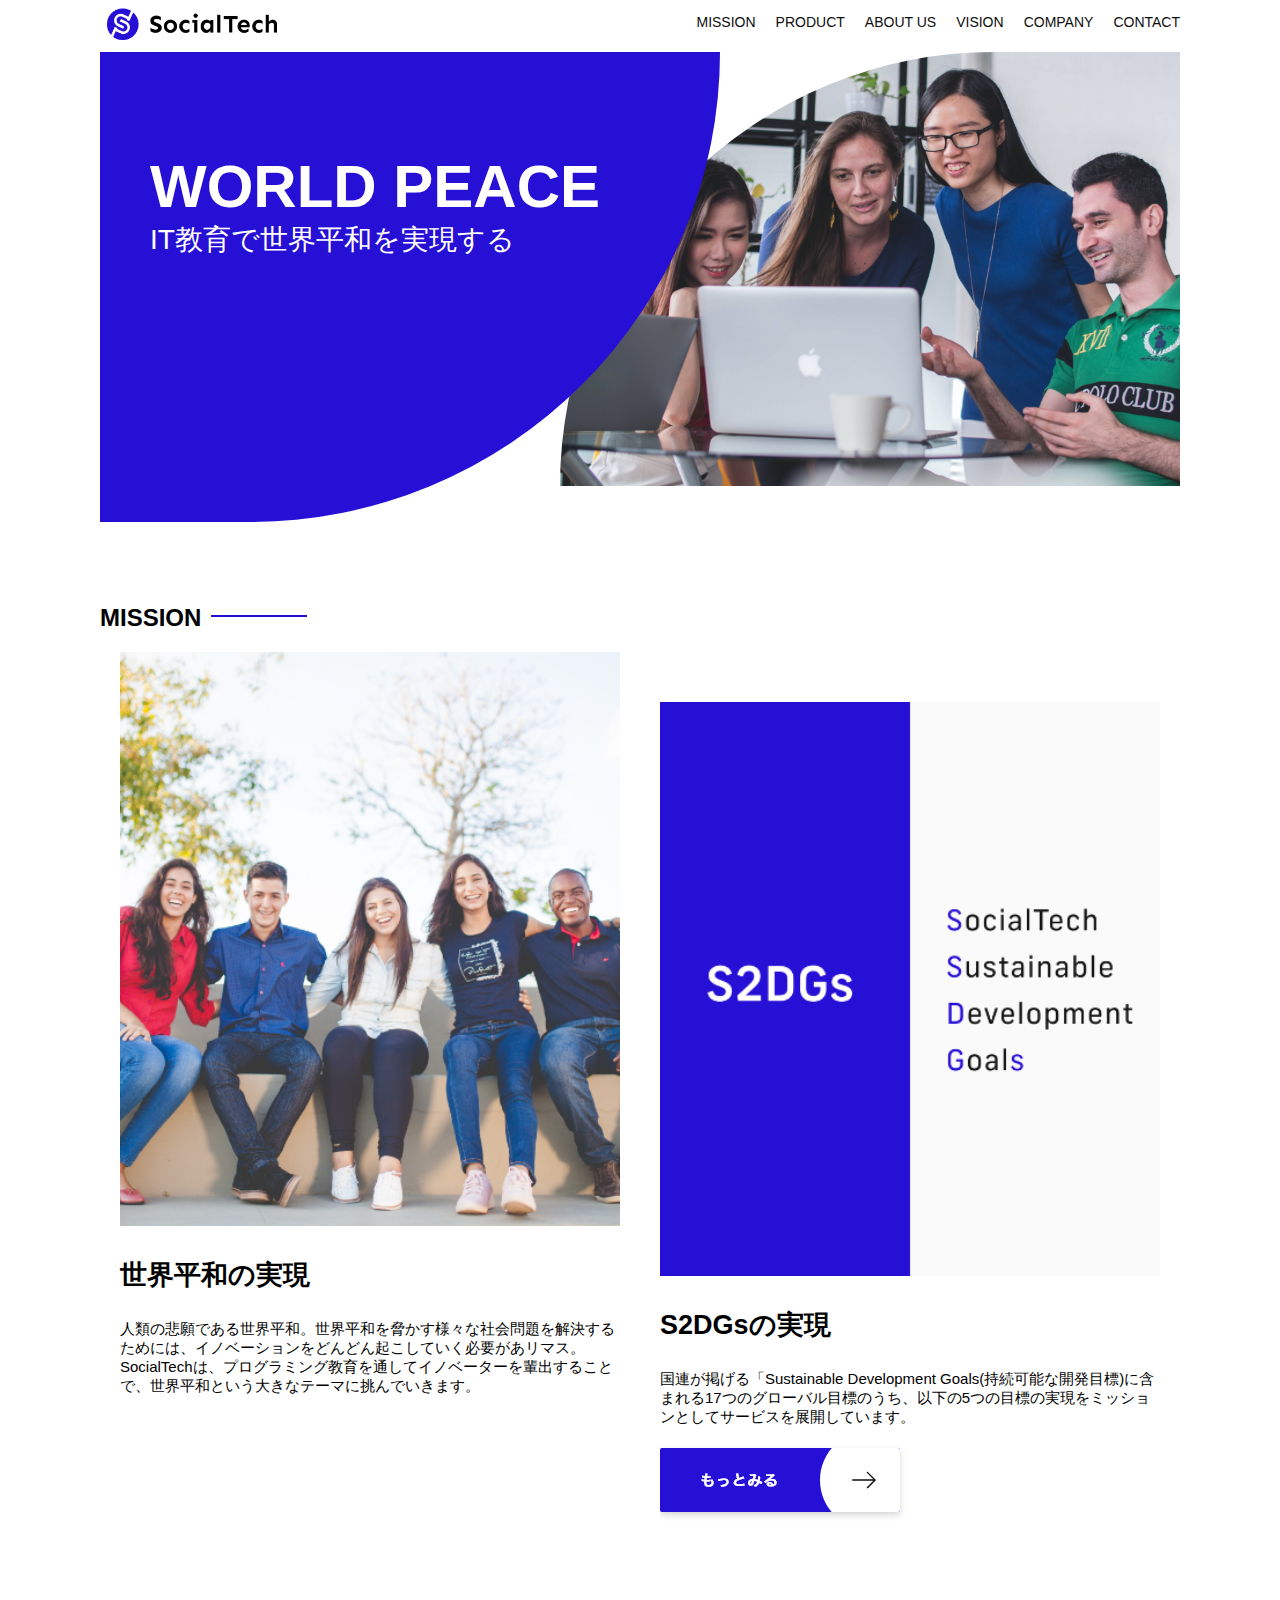
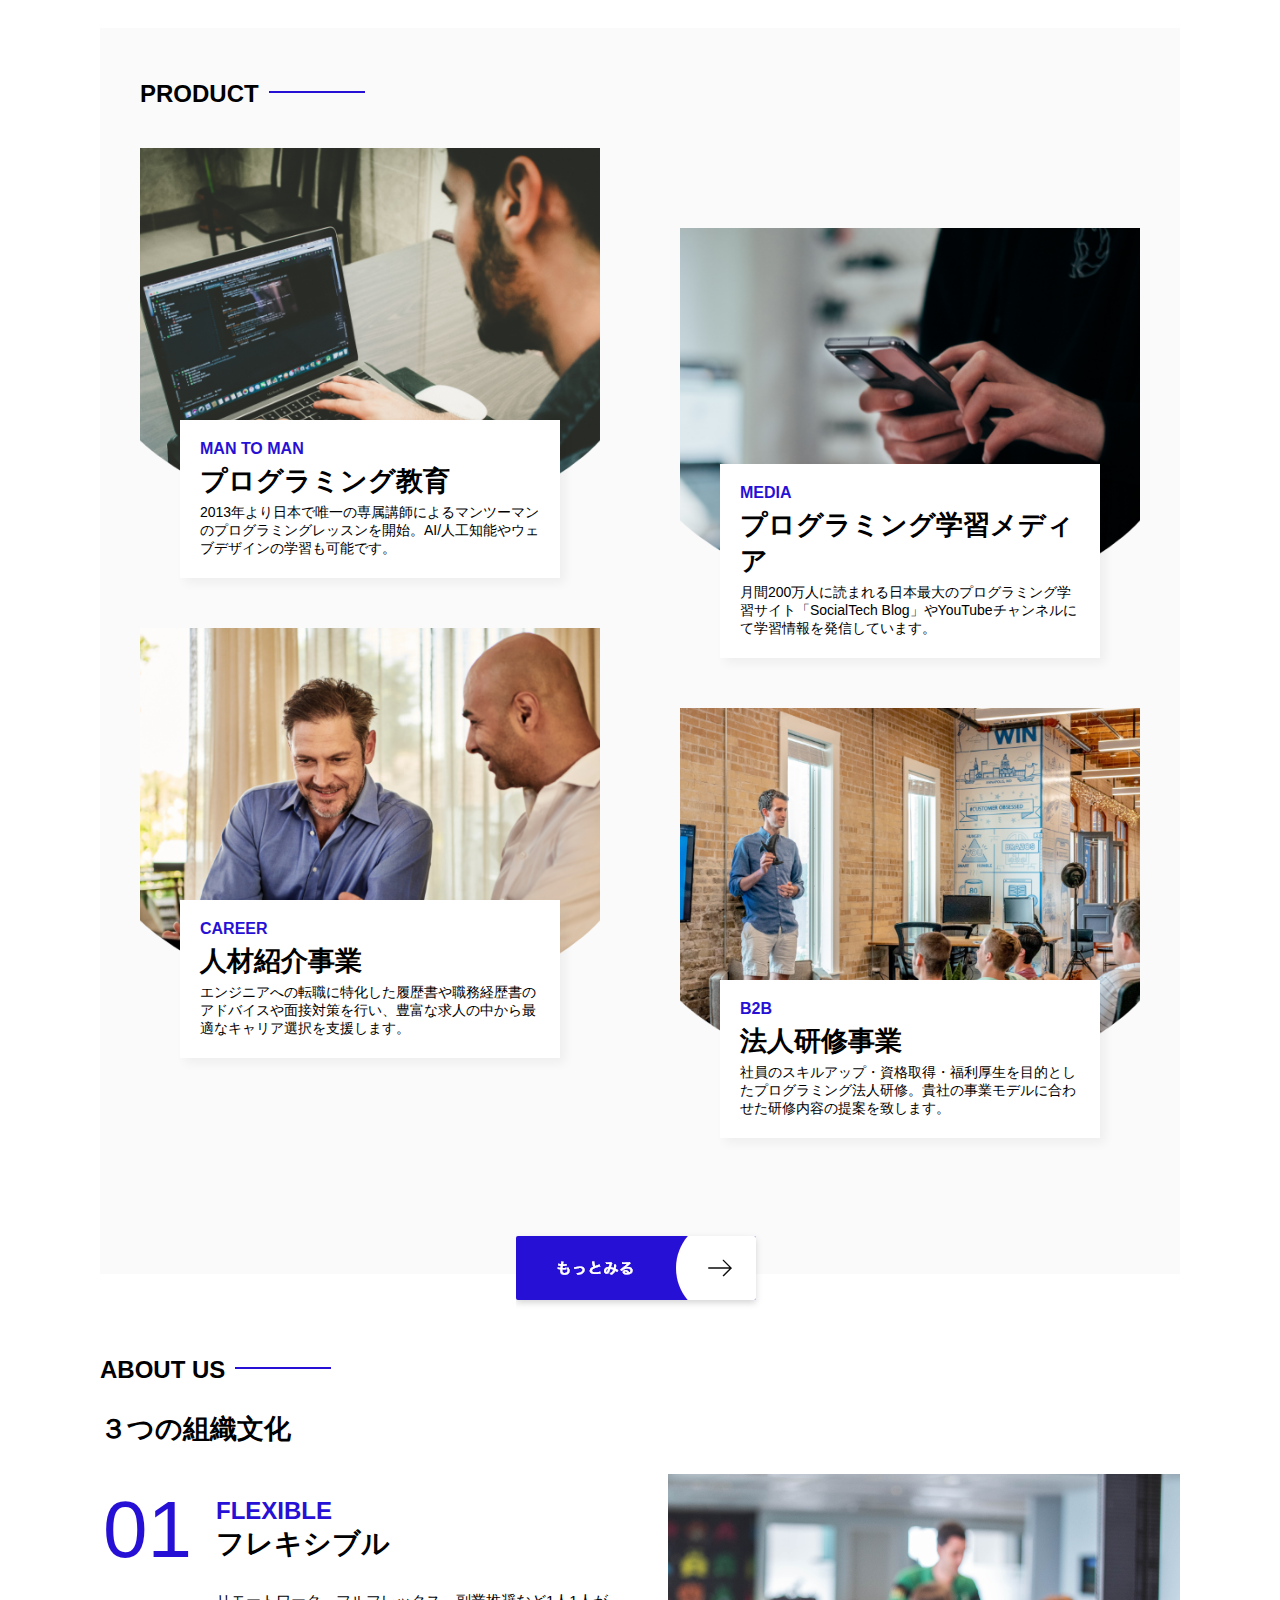
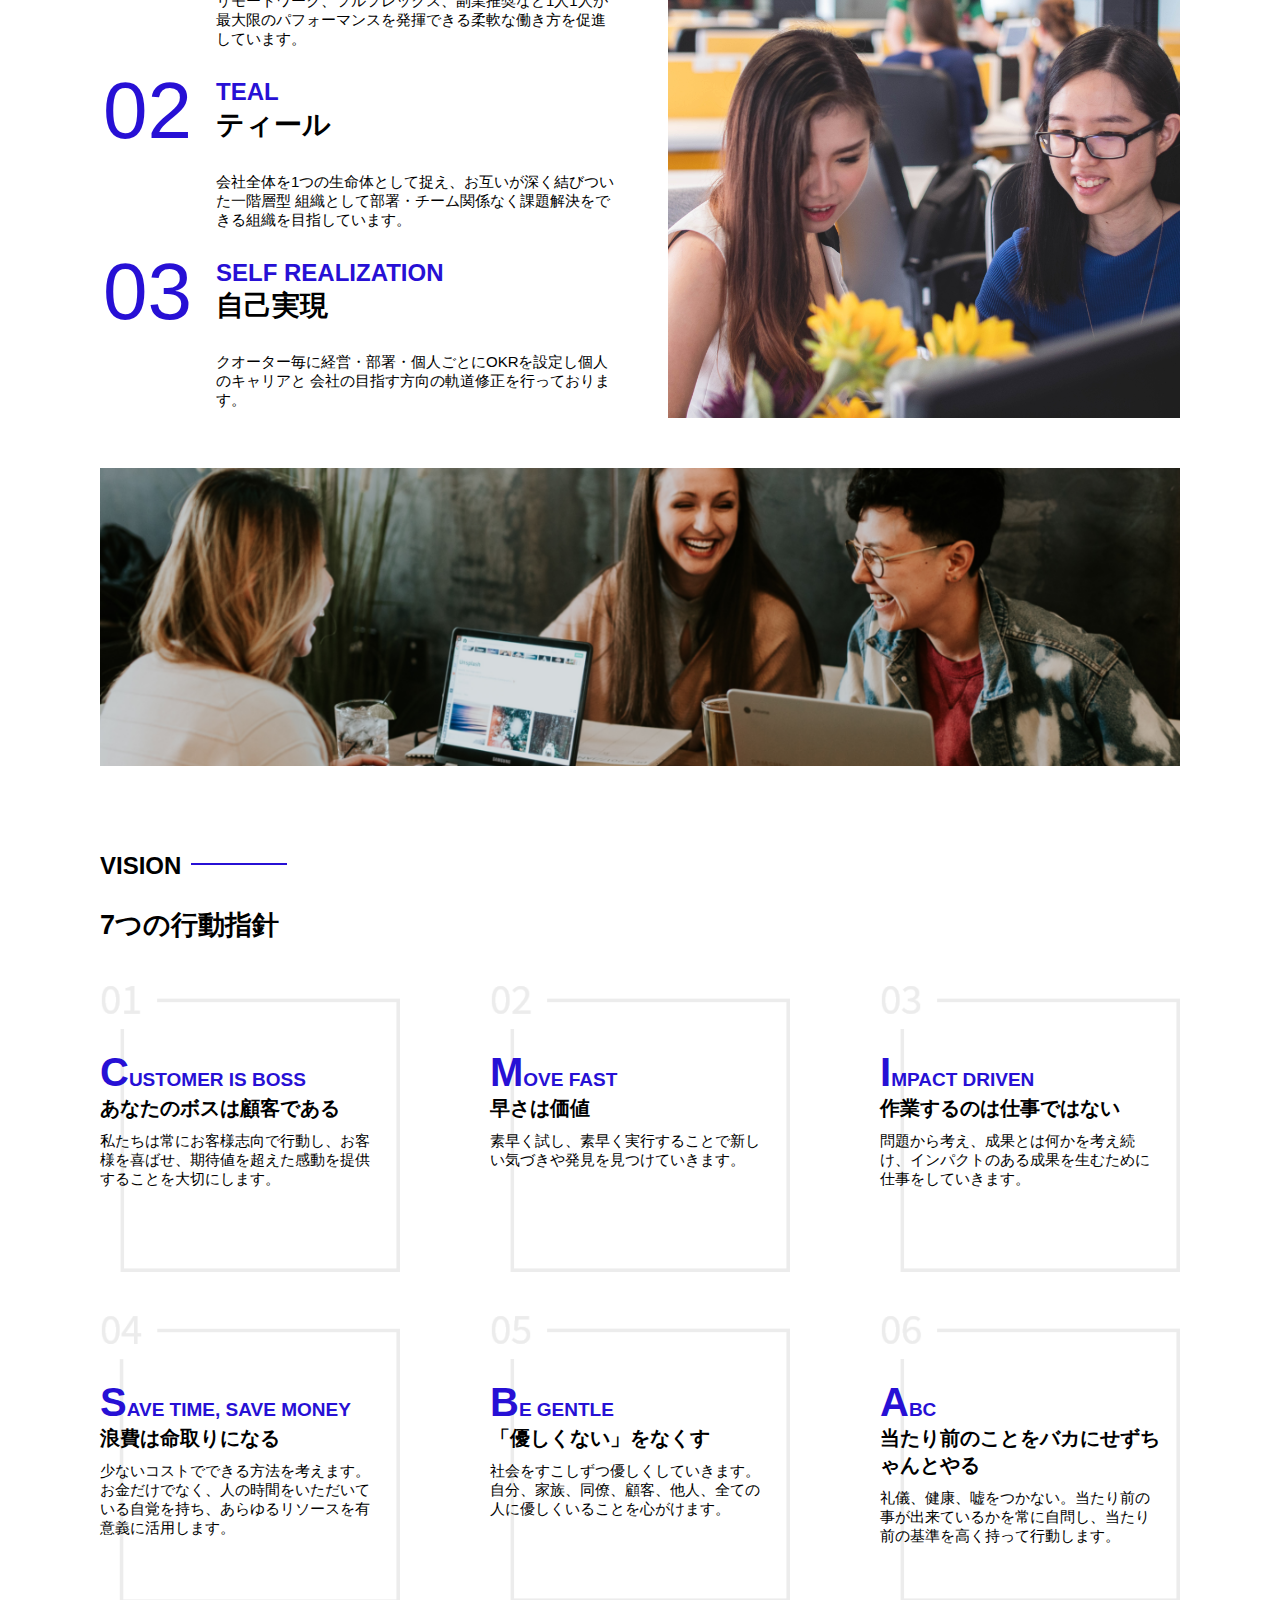
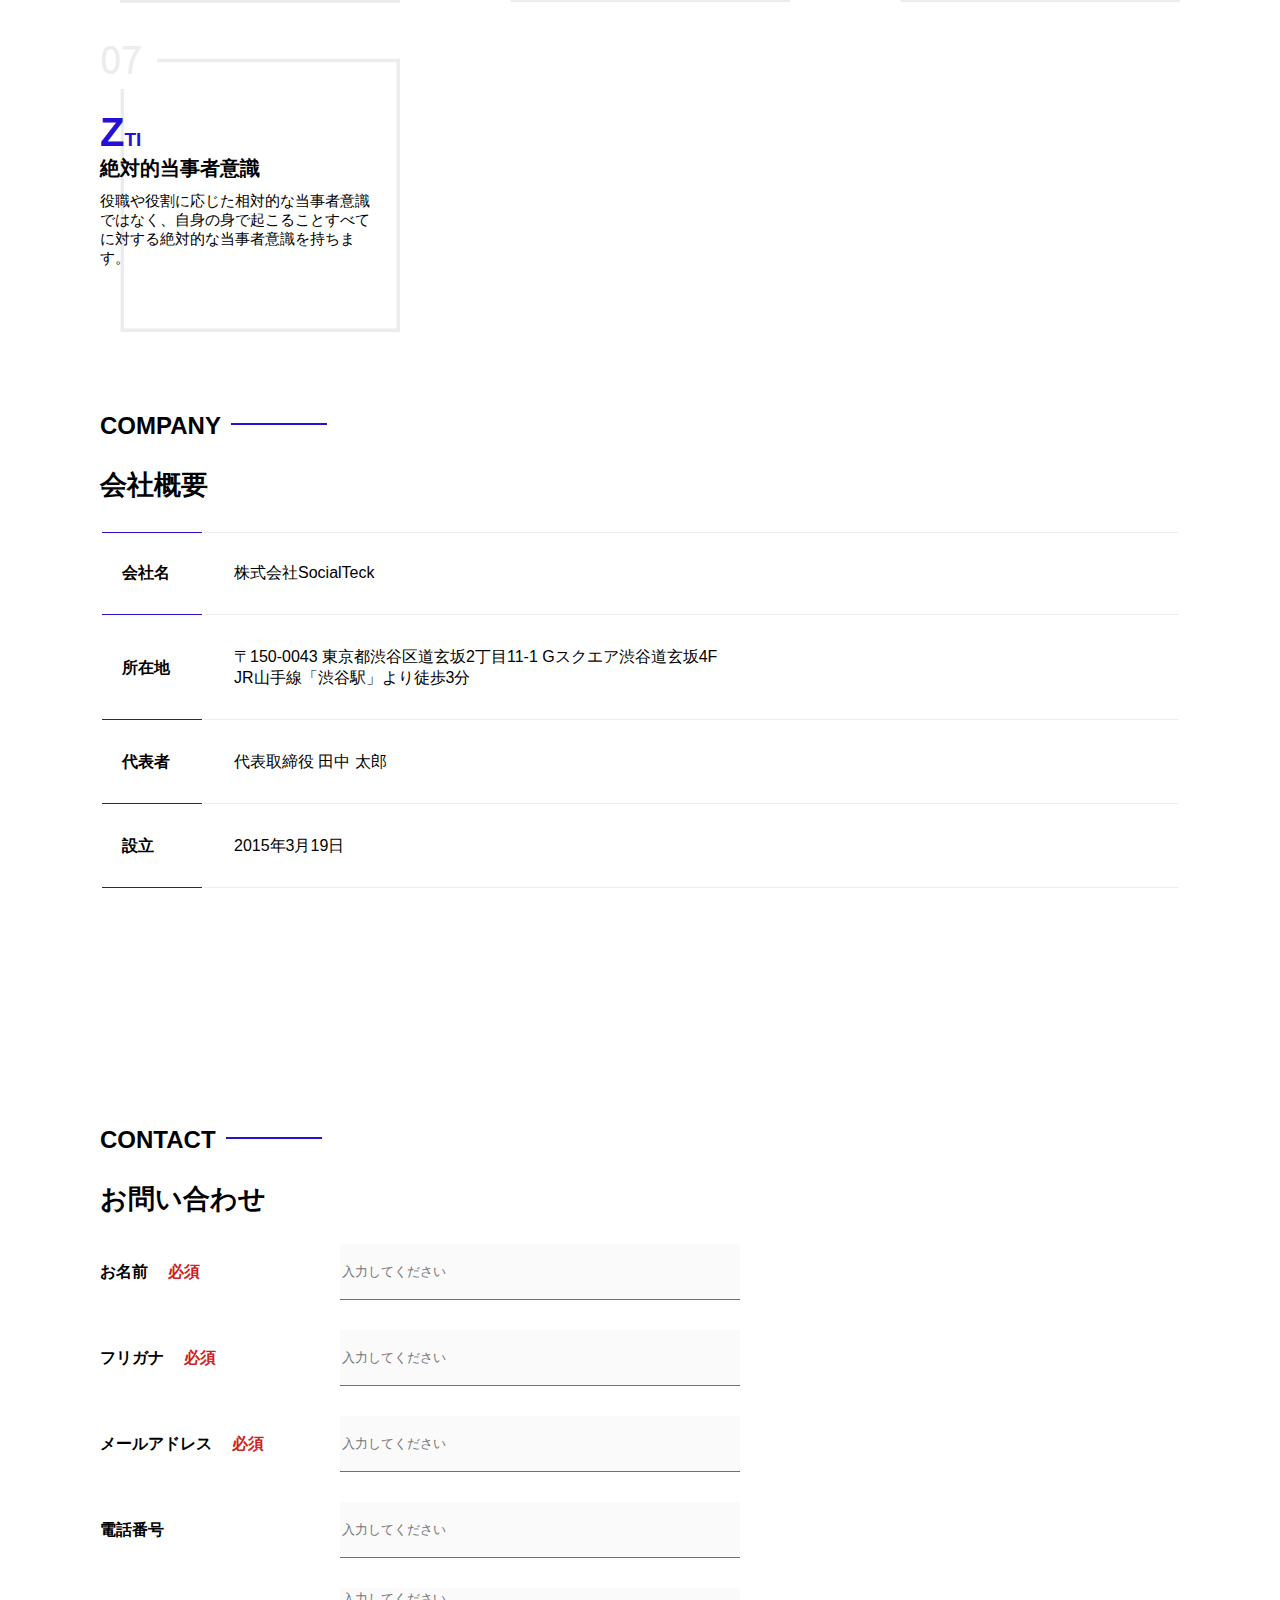
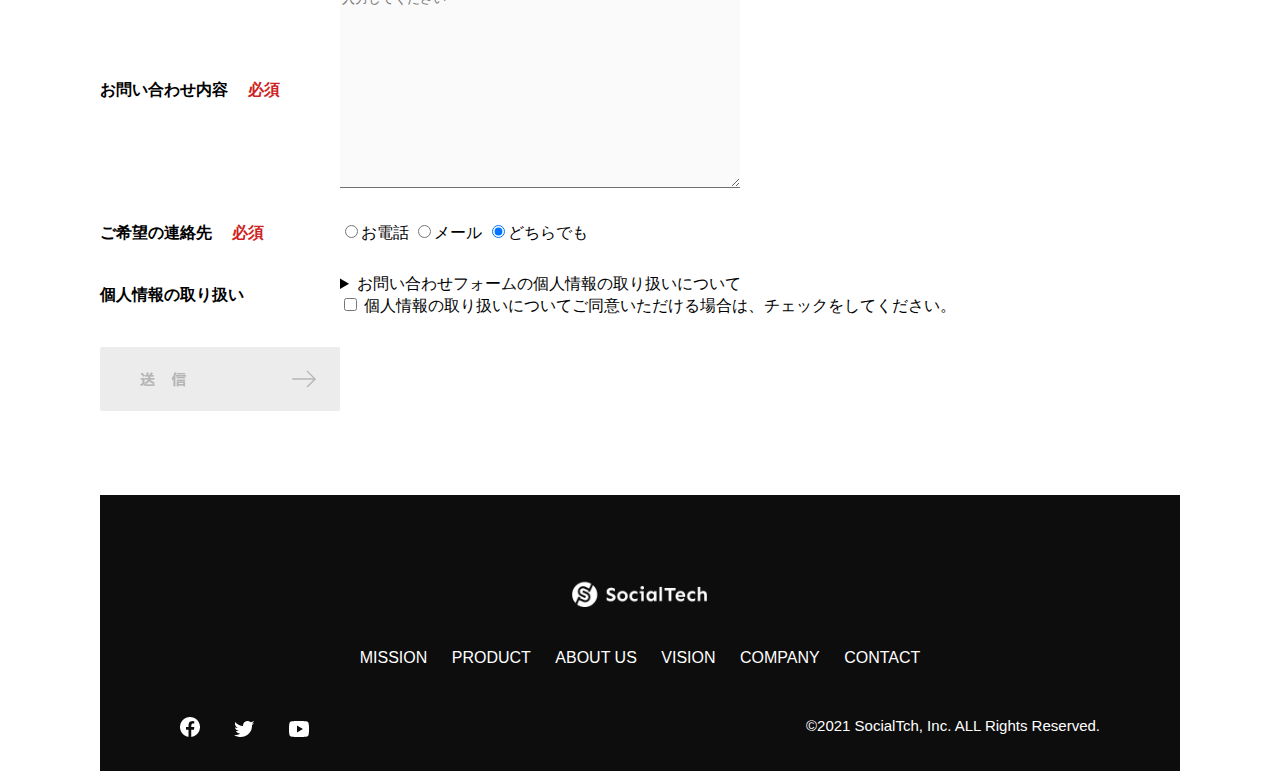
<file: index.html>
<!DOCTYPE html>

<head>
  <title>SocialTach</title>
  <meta charset="UTF-8">
  <meta name="description" content="SocialTechはEdTech業界のリーディングカンパニーを目指します。">
  <meta name="wiewport" content="width=device-width, initial-scale=1.0">
  <link rel="stylesheet" href="style.css">
</head>

<body>
  <!-- ヘッダー -->
  <header>
    <!-- ロゴ -->
    <a href="index.html" id="logo"><img src="images/logo.png" alt="トップページに戻る"></a>

    <!-- PC用ナビゲーション -->
    <nav id="nav-pc">
      <ul>
        <li><a href="mission.html">MISSION</a></li>
        <li><a href="product.html">PRODUCT</a></li>
        <li><a href="index.html#about us">ABOUT US</a></li>
        <li><a href="index.html#vision">VISION</a></li>
        <li><a href="index.html#company">COMPANY</a></li>
        <li><a href="index.html#contact">CONTACT</a></li>
      </ul>
    </nav>
    <!--スマホ用メニューボタン-->
    <button id="menu-sp" onclick="document.getElementById('nav-sp').style.display = 'block'">
      <img src="images/button-menu.png" alt="ナビゲーションを開く">
    </button>
    <!--スマホ用ナビゲーション-->
    <div id="nav-sp">
      <button id="close" onclick="document.getElementById('nav-sp').style.display = 'none'">
        <img src="images/button-close.png" alt="ナビゲーションを閉じる">
      </button>

      <nav>
        <ul>
          <li>
            <a id="logo-sp" href="index.html" onclick="document.getElementById('nav-sp').style.display = 'none'">
              <img src="images/logo-sp.png" alt="トップページに戻る">
            </a>
          </li>
          <li><a class="menu" href="mission.html"
              onclick="document.getElementById('nav-sp').style.display = 'none'">MISSION</a></li>
          <li><a class="menu" href="product.html"
              onclick="document.getElementById('nav-sp').style.display = 'none'">PRODUCT</a></li>
          <li><a class="menu" href="index.html#aboutus"
              onclick="document.getElementById('nav-sp').style.display = 'none'">ABOUT US</a></li>
          <li><a class="menu" href="index.html#vision"
              onclick="document.getElementById('nav-sp').style.display = 'none'">VISION</a></li>
          <li><a class="menu" href="index.html#company"
              onclick="document.getElementById('nav-sp').style.display = 'none'">COMPANY</a></li>
          <li><a class="menu" href="index.html#contact"
              onclick="document.getElementById('nav-sp').style.display = 'none'">CONTACT</a></li>
        </ul>
      </nav>
      <div id="sns">
        <a href="https://www.facebook.com/sejuku2013">
          <img src="images/button-facebook.png" alt="Facebookのリンク">
        </a>
        <a href="https://www.twitter.com/samuraijuku">
          <img src="images/button-twitter.png" alt="Twitterのリンク">
        </a>
        <a href="https://www.youtube.com/channel/UCCFOQO5aDK0xXam4cUQXT8g">
          <img src="images/button-youtube.png" alt="YouTubeのリンク">
        </a>
      </div>
  </header>

  <main>
    <article>
      <!-- メインビジュアル -->
      <section id="main-visual">
        <div id="main-message">
          <h1>WORLD PEACE</h1>
          <p>IT教育で世界平和を実現する</p>
        </div>
        <img src="images/index/index-main.png" alt="PCの周りに集まる多国籍の仲間たち">
      </section>
      <!-- ミッション -->
      <section id="mission">
        <h2 class="index-h2">MISSION</h2>
        <div id="mission-flex">
          <div>
            <img id="mission-photo" src="images/index/index-mission.png" alt="野外のベンチで写真を撮影する多国籍の仲間たち">
            <h3>世界平和の実現</h3>
            <p>
              人類の悲願である世界平和。世界平和を脅かす様々な社会問題を解決するためには、イノベーションをどんどん起こしていく必要があリマス。SocialTechは、プログラミング教育を通してイノベーターを輩出することで、世界平和という大きなテーマに挑んでいきます。
            </p>
          </div>
          <div>
            <img id="s2dgs" src="images/index/s2dgs.png" alt="S2DGs">
            <h3>S2DGsの実現</h3>
            <p>国連が掲げる「Sustainable Development Goals(持続可能な開発目標)に含まれる17つのグローバル目標のうち、以下の5つの目標の実現をミッションとしてサービスを展開しています。</p>
            <a href="mission.html">
              <img src="images/button-more.png" alt="もっとみる">
            </a>
          </div>
        </div>
      </section>

      <!-- プロダクト -->
      <section id="product">
        <h2 class="index-h2">PRODUCT</h2>
        <div class="product-flex">
          <div id="product-left">
            <div>
              <img class="product-photo" src="images/index/index-mantoman.png" alt="PCでコードを書く男性">
              <div class="product-explain">
                <span>MAN TO MAN</span>
                <h3>プログラミング教育</h3>
                <p>2013年より日本で唯一の専属講師によるマンツーマンのプログラミングレッスンを開始。AI/人工知能やウェブデザインの学習も可能です。</p>
              </div>
            </div>
            <div>
              <img class="product-photo" src="images/index/index-career.png" alt="笑顔で話し合う二人の男性">
              <div class="product-explain">
                <span>CAREER</span>
                <h3>人材紹介事業</h3>
                <p>エンジニアへの転職に特化した履歴書や職務経歴書のアドバイスや面接対策を行い、豊富な求人の中から最適なキャリア選択を支援します。</p>
              </div>
            </div>
          </div>

          <div id="product-right">
            <div>
              <img class="product-photo" src="images/index/index-media.png" alt="スマートフォンを操作する人">
              <div class="product-explain">
                <span>MEDIA</span>
                <h3>プログラミング学習メディア</h3>
                <p>月間200万人に読まれる日本最大のプログラミング学習サイト「SocialTech Blog」やYouTubeチャンネルにて学習情報を発信しています。</p>
              </div>
            </div>
            <div>
              <img class="product-photo" src="images/index/index-b2b.png" alt="講演中の男性とそれを聴く人々">
              <div class="product-explain">
                <span>B2B</span>
                <h3>法人研修事業</h3>
                <p>社員のスキルアップ・資格取得・福利厚生を目的としたプログラミング法人研修。貴社の事業モデルに合わせた研修内容の提案を致します。</p>
              </div>
            </div>
          </div>
        </div>
        <div id="product-more">
          <a href="product.html">
            <img src="images/button-more.png" alt="もっとみる">
          </a>
        </div>
      </section>

      <!-- ABOUT US-->
      <section id="aboutus">
        <h2 class="index-h2">ABOUT US</h2>
        <h3>３つの組織文化</h3>
        <div>
          <table class="culture-table">
            <tr>
              <td>
                <span class="culture-num">01</span>
              </td>
              <td>
                <span class="culture-en">FLEXIBLE</span>
                <span class="culture-jp">フレキシブル</span>
              </td>
            </tr>
            <tr>
              <td>
                <!-- 空のセル -->
              </td>
              <td>
                <p class="culture-description">
                  リモートワーク、フルフレックス、副業推奨など1人1人が最大限のパフォーマンスを発揮できる柔軟な働き方を促進しています。
                </p>
              </td>
            </tr>
            <tr>
              <td>
                <span class="culture-num">02</span>
              </td>
              <td>
                <span class="culture-en">TEAL</span>
                <span class="culture-jp">ティール</span>
              </td>
            </tr>
            <tr>
              <td>
                <!-- 空のセル -->
              </td>
              <td>
                <p class="culture-description">
                  会社全体を1つの生命体として捉え、お互いが深く結びついた一階層型
                  組織として部署・チーム関係なく課題解決をできる組織を目指しています。
                </p>
              </td>
            </tr>
            <tr>
              <td>
                <span class="culture-num">03</span>
              </td>
              <td>
                <span class="culture-en">SELF REALIZATION</span>
                <span class="culture-jp">自己実現</span>
              </td>
            </tr>
            <tr>
              <td>
                <!-- 空のセル -->
              </td>
              <td>
                <p class="culture-description">
                  クオーター毎に経営・部署・個人ごとにOKRを設定し個人のキャリアと
                  会社の目指す方向の軌道修正を行っております。
                </p>
              </td>
            </tr>
          </table>
          <img class="culture-img" src="images/index/index-aboutus1.png" alt="笑顔で話し合う女性二人">
        </div>
        <img class="culture-img2" src="images/index/index-aboutus2.png" alt="笑顔で話し合う3人の男女">
      </section>
      <!-- vision -->
      <section id="vision">
        <h2 class="index-h2">VISION</h2>
        <h3>7つの行動指針</h3>
        <div>
          <div class="vision-box">
            <img src="images/index/vision-01.png" alt="01">
            <div>
              <h4>CUSTOMER IS BOSS</h4>
              <h5>あなたのボスは顧客である</h5>
              <p>私たちは常にお客様志向で行動し、お客様を喜ばせ、期待値を超えた感動を提供することを大切にします。</p>
            </div>
          </div>
          <div class="vision-box">
            <img src="images/index/vision-02.png" alt="02">
            <div>
              <h4>MOVE FAST</h4>
              <h5>早さは価値</h5>
              <p>素早く試し、素早く実行することで新しい気づきや発見を見つけていきます。</p>
            </div>
          </div>
          <div class="vision-box">
            <img src="images/index/vision-03.png" alt="03">
            <div>
              <h4>IMPACT DRIVEN</h4>
              <h5>作業するのは仕事ではない</h5>
              <p>問題から考え、成果とは何かを考え続け、インパクトのある成果を生むために仕事をしていきます。</p>
            </div>
          </div>
          <div class="vision-box">
            <img src="images/index/vision-04.png" alt="04">
            <div>
              <h4>SAVE TIME, SAVE MONEY</h4>
              <h5>浪費は命取りになる</h5>
              <p>少ないコストでできる方法を考えます。お金だけでなく、人の時間をいただいている自覚を持ち、あらゆるリソースを有意義に活用します。</p>
            </div>
          </div>
          <div class="vision-box">
            <img src="images/index/vision-05.png" alt="05">
            <div>
              <h4>BE GENTLE</h4>
              <h5>「優しくない」をなくす</h5>
              <p>社会をすこしずつ優しくしていきます。自分、家族、同僚、顧客、他人、全ての人に優しくいることを心がけます。</p>
            </div>
          </div>
          <div class="vision-box">
            <img src="images/index/vision-06.png" alt="06">
            <div>
              <h4>ABC</h4>
              <h5>当たり前のことをバカにせずちゃんとやる</h5>
              <p>礼儀、健康、嘘をつかない。当たり前の事が出来ているかを常に自問し、当たり前の基準を高く持って行動します。</p>
            </div>
          </div>
        </div>
        <div class="vision-box">
          <img src="images/index/vision-07.png" alt="07">
          <div>
            <h4>ZTI</h4>
            <h5>絶対的当事者意識</h5>
            <p>役職や役割に応じた相対的な当事者意識ではなく、自身の身で起こることすべてに対する絶対的な当事者意識を持ちます。</p>
          </div>
        </div>
        </div>
      </section>

      <section id="cases">

        <!-- COMPANY -->
        <section id="company">
          <h2 class="index-h2">COMPANY</h2>
          <h3>会社概要</h3>
          <table id="company-table">
            <tr>
              <th class="tableheader tabelheader-first">会社名</th>
              <td class="cell cell-first">株式会社SocialTeck</td>
            </tr>
            <tr>
              <th class="tableheader">所在地</th>
              <td class="cell">〒150-0043 東京都渋谷区道玄坂2丁目11-1 Gスクエア渋谷道玄坂4F<br>JR山手線「渋谷駅」より徒歩3分</td>
            </tr>
            <tr>
              <th class="tableheader">代表者</th>
              <td class="cell">代表取締役 田中 太郎</td>
            </tr>
            <tr>
              <th class="tableheader">設立</th>
              <td class="cell">2015年3月19日</td>
            </tr>
          </table>
          <iframe
            src="https://www.google.com/maps/embed?pb=!1m18!1m12!1m3!1d3241.7759544892483!2d139.69399665123464!3d35.65789123876098!2m3!1f0!2f0!3f0!3m2!1i1024!2i768!4f13.1!3m3!1m2!1s0x60188caa0042e8d1%3A0xba130bea826a7aa2!2z44CSMTUwLTAwNDMg5p2x5Lqs6YO95riL6LC35Yy66YGT546E5Z2C77yS5LiB55uu77yR77yR4oiS77yR!5e0!3m2!1sja!2sjp!4v1636872991912!5m2!1sja!2sjp"
            style="border:0;" allowfullscreen="" loading="lazy">
          </iframe>
        </section>
        <!-- お問い合わせフォーム -->
        <section id="contact">
          <h2 class="index-h2">CONTACT</h2>
          <h3>お問い合わせ</h3>
          <form>
            <div>
              <div class="contact-heading">
                <label class="contact-label">お名前<span class="contact-span">必須</span></label>
              </div>
              <div>
                <input type="text" name="name" placeholder="入力してください" class="contact-textbox">
              </div>
            </div>
            <div>
              <div class="contact-heading">
                <label class="contact-label">フリガナ<span class="contact-span">必須</span></label>
              </div>
              <div>
                <input type="text" name="hurigana" placeholder="入力してください" class="contact-textbox">
              </div>
            </div>
            <div>
              <div class="contact-heading">
                <label class="contact-label">メールアドレス<span class="contact-span">必須</span></label>
              </div>
              <div>
                <input type="text" name="email" placeholder="入力してください" class="contact-textbox">
              </div>
            </div>
            <div>
              <div class="contact-heading">
                <label class="contact-label">電話番号</label>
              </div>
              <div>
                <input type="text" name="tel" placeholder="入力してください" class="contact-textbox">
              </div>
            </div>
            <div>
              <div class="contact-heading">
                <label class="contact-label">お問い合わせ内容<span class="contact-span">必須</span></label>
              </div>
              <div>
                <textarea class="contact-textarea" placeholder="入力してください" name="message"></textarea>
              </div>
            </div>
            <div>
              <div class="contact-heading">
                <label class="contact-label">ご希望の連絡先<span class="contact-span">必須</span></label>
              </div>
              <div>
                <input class="radiobutton" type="radio" value="tel" name="contact" checked><label>お電話</label>
                <input class="radiobutton" type="radio" value="mail" name="contact" checked><label>メール</label>
                <input class="radiobutton" type="radio" value="both" name="contact" checked><label>どちらでも</label>
              </div>
            </div>
            <div>
              <div class="contact-heading">
                <label class="contact-label"> 個人情報の取り扱い</label>
              </div>
              <div>
                <details>
                  <summary>お問い合わせフォームの個人情報の取り扱いについて</summary>
                  <div>
                    <dl>
                      <dt>1.組織の名称または氏名</dt>
                      <dd>株式会社SocialTeck</dd>
                      <dt>2.個人情報保護管理者(若しくはその代理人)の氏名又は職名、所属及び連絡先</dt>
                      <dd>
                        <p>鈴木 一郎 コーポレート部</p>
                        <p>メールアドレス:samurai@example.com</p>
                        <p>TEL:03-1234-5678</p>
                      </dd>
                      <dt>3.個人情報の利用目的</dt>
                      <dd>
                        <ul>
                          <li>本サービス及び本サービスに関連する情報の提供又はそれらに関する連絡のため</li>
                          <li>ユーザーの本人確認のため</li>
                          <li>当社サービスのご案内のため</li>
                          <li>当社の商品等の広告または宣伝（電子メールによるものを含むものとします。）</li>
                        </ul>
                      </dd>
                      <dt>４．個人情報の取り扱い業務の委託</dt>
                      <dd>
                        個人情報の取扱業務の全部または一部を外部に業務委託する場合があります。その際、弊社は、個人情報を適切に保護できる管理体制を敷き実行していることを条件として委託先を厳選したうえで、機密保持契約を委託先と締結し、お客様の個人情報を厳密に管理させます。
                      </dd>
                      <dt>５．個人情報の開示等の請求</dt>
                      <dd>
                        お客様は、弊社に対してご自身の個人情報の開示等（利用目的の通知、開示、内容の訂正・追加・削除、利用の停止または消去、第三者への提供の停止）に関して、当社問合わせ窓口に申し出ることができます。<br>
                        その際、弊社はお客様ご本人を確認させていただいたうえで、合理的な期間内に対応いたします。<br>
                        なお、個人情報に関する弊社問合わせ先は、次の通りです。
                      </dd>
                      <dd>
                        <p>株式会社SocialTech 個人情報問合せ窓口</p>
                        <p>〒150-0043 東京都千代田区神田練塀町300番地 住友不動産秋葉原駅前ビル5F</p>
                        <p>メールアドレス:samurai@example.com TEL:03-1234-5678</p>
                      </dd>
                      <dt>６．個人情報を提供されることの任意性について</dt>
                      <dd>お客様がご自身の個人情報を弊社に提供されるか否かは、お客様のご判断によりますが、もしご提供されない場合には、適切なサービスが提供できない場合がありますので予めご了承ください。</dd>
                    </dl>
                  </div>
                </details>
                <input type="checkbox" name="agree">
                <span>個人情報の取り扱いについてご同意いただける場合は、チェックをしてください。</span>
              </div>
            </div>
            <input type="image" src="images/button-submit.png" alt="送信する">
          </form>
        </section>
    </article>
  </main>

  <footer>
    <div id="footer-logo">
      <img src="images/logo-sp.png" alt="SocialTeck">
    </div>
    <div id="footer-link">
      <a href="mission.html">MISSION</a>
      <a href="product.html">PRODUCT</a>
      <a href="index.html#aboutus">ABOUT US</a>
      <a href="index.html#vision">VISION</a>
      <a href="index.html#company">COMPANY</a>
      <a href="index.html#contact">CONTACT</a>
    </div>
    <div id="sns-footer">
      <div class="sns-btns">
        <a href="https://www.facebook.com/sejuku2013"><img src="images/button-facebook.png" alt="facebookのリンク"></a>
        <a href="https://twitter.com/samuraijuku"><img src="images/button-twitter.png" alt="twitterのリンク"></a>
        <a href="https://www.youtube.com/channel/UCCFOQO5aDK0xXam4cUQXT8g"><img src="images/button-youtube.png"
            alt="YOuTubeのリンク"></a>
      </div>
      <p id="copyright">&copy;2021 SocialTch, Inc. ALL Rights Reserved.</p>
    </div>
  </footer>
</body>

</html>
</file>
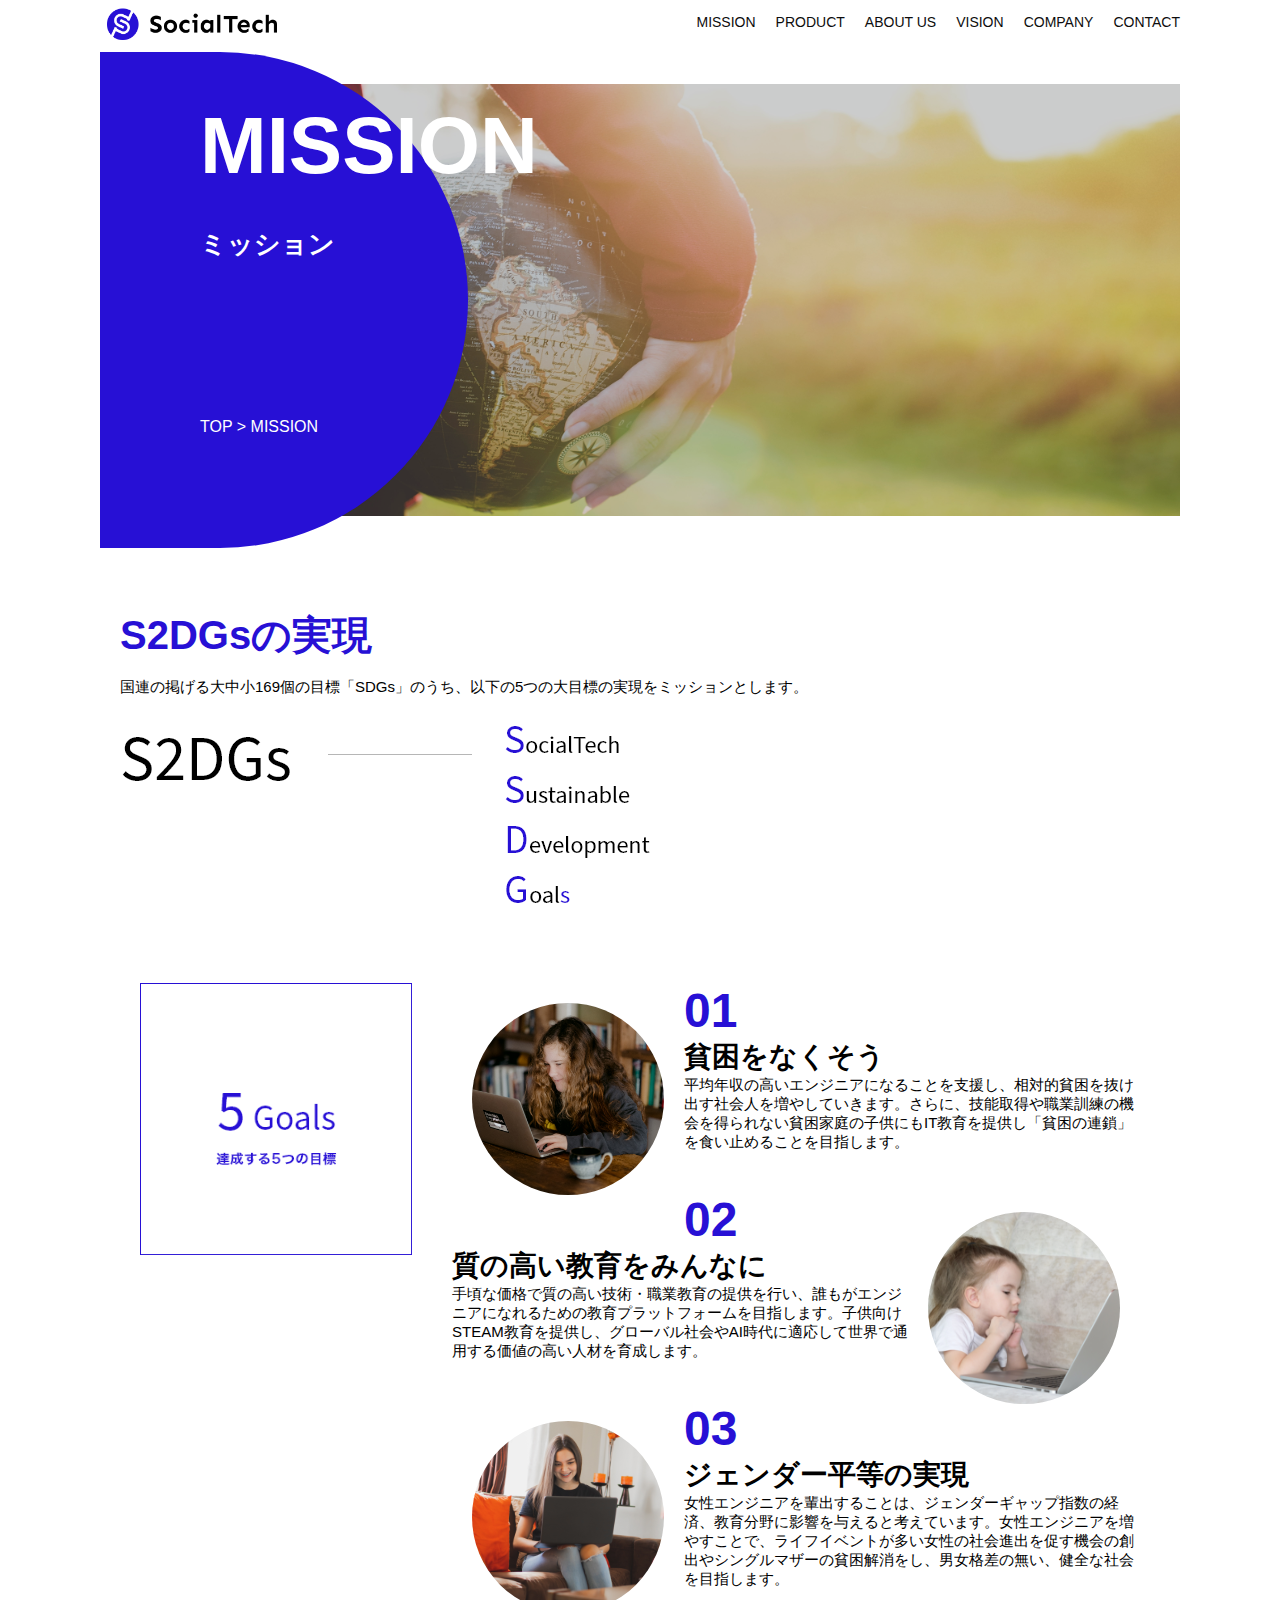
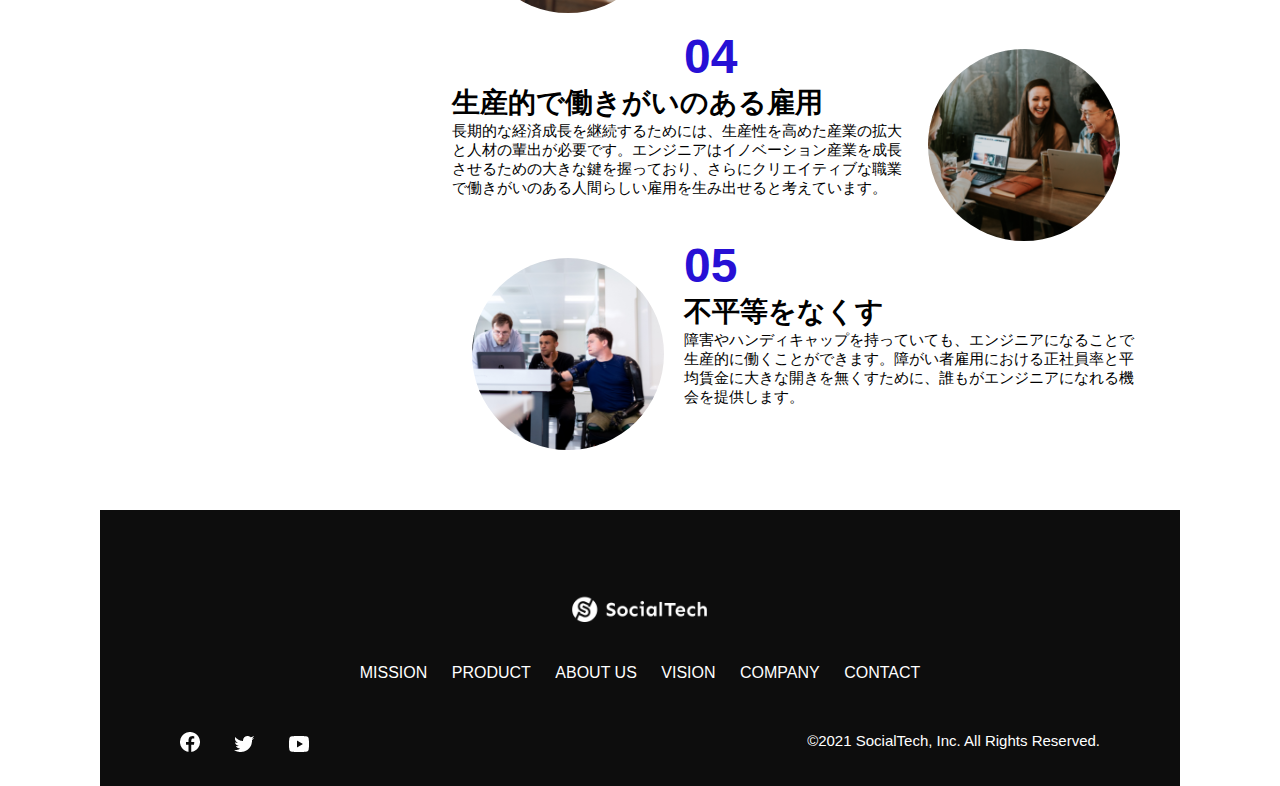
<file: mission.html>
<!DOCTYPE html>
<html>

<head>
  <title>SocialTech - MISSION ミッション -</title>
  <meta charset="utf-8">
  <meta name="description" content="SocialTechが目指す5つの目標（S2DGs）を紹介します">
  <meta name="viewport" content="width=device-width, initial-scale=1.0">
  <link rel="stylesheet" href="style.css">
</head>

<body>
  <!-- ヘッダー -->
  <header>
    <!-- ロゴ -->
    <a href="index.html" id="logo">
      <img src="images/logo.png" alt="トップページに戻る">
    </a>

    <!-- PC用ナビゲーション -->
    <nav id="nav-pc">
      <ul>
        <li><a href="mission.html">MISSION</a></li>
        <li><a href="product.html">PRODUCT</a></li>
        <li><a href="index.html#aboutus">ABOUT US</a></li>
        <li><a href="index.html#vision">VISION</a></li>
        <li><a href="index.html#company">COMPANY</a></li>
        <li><a href="index.html#contact">CONTACT</a></li>
      </ul>
    </nav>

    <!-- スマホ用メニューボタン -->
    <button id="menu-sp" onclick="document.getElementById('nav-sp').style.display = 'block'">
      <img src="images/button-menu.png" alt="ナビゲーションを開く">
    </button>

    <!-- スマホ用ナビゲーション -->
    <div id="nav-sp">
      <button id="close" onclick="document.getElementById('nav-sp').style.display = 'none'">
        <img src="images/button-close.png" alt="ナビゲーションを閉じる">
      </button>

      <nav>
        <ul>
          <li>
            <a id="logo-sp" href="index.html" onclick="document.getElementById('nav-sp').style.display = 'none'"><img
                src="images/logo-sp.png" alt="トップページに戻る"></a>
          </li>
          <li><a class="menu" href="mission.html"
              onclick="document.getElementById('nav-sp').style.display = 'none'">MISSION</a></li>
          <li><a class="menu" href="product.html"
              onclick="document.getElementById('nav-sp').style.display = 'none'">PRODUCT</a></li>
          <li><a class="menu" href="index.html#aboutus"
              onclick="document.getElementById('nav-sp').style.display = 'none'">ABOUT US</a></li>
          <li><a class="menu" href="index.html#vision"
              onclick="document.getElementById('nav-sp').style.display = 'none'">VISION</a></li>
          <li><a class="menu" href="index.html#company"
              onclick="document.getElementById('nav-sp').style.display = 'none'">COMPANY</a></li>
          <li><a class="menu" href="index.html#contact"
              onclick="document.getElementById('nav-sp').style.display = 'none'">CONTACT</a></li>
        </ul>
      </nav>
      <div id="sns">
        <a href="https://www.facebook.com/sejuku2013">
          <img src="images/button-facebook.png" alt="Facebookのリンク">
        </a>
        <a href="https://twitter.com/samuraijuku">
          <img src="images/button-twitter.png" alt="Twitterのリンク">
        </a>
        <a href="https://www.youtube.com/channel/UCCFOQO5aDK0xXam4cUQXT8g">
          <img src="images/button-youtube.png" alt="YouTubeのリンク">
        </a>
      </div>
    </div>
  </header>

  <main>
    <article>
      <section id="mission-main">
        <div class="mission-main-inner">
          <div id="mission-title">
            <h1>MISSION<br><span>ミッション</span></h1>
            <p>TOP > MISSION</p>
          </div>
        </div>
      </section>

      <section id="mission-s2dgs">
        <h2 class="mission-h2">S2DGsの実現</h2>
        <p>国連の掲げる大中小169個の目標「SDGs」のうち、以下の5つの大目標の実現をミッションとします。</p>
        <img src="images/mission/mission-s2dgs.png" alt="S2DGs">
      </section>

      <section id="mission-five-goals">
        <div class="five-goals-image">
          <img src="images/mission/mission-5goals.png" alt="5Goals">
        </div>
        
        <div class="five-goals-read">
          <div>
            <img class="fivegoals-image-left" src="images/mission/mission-5goals01.png" alt="PCを操作する女の子">
            <span class="fivegoals-number">01</span>
            <h3 class="fivegoals-h3">貧困をなくそう</h3>
            <p class="fivegoals-p">
              平均年収の高いエンジニアになることを支援し、相対的貧困を抜け出す社会人を増やしていきます。さらに、技能取得や職業訓練の機会を得られない貧困家庭の子供にもIT教育を提供し「貧困の連鎖」を食い止めることを目指します。
            </p>
          </div>
          <div>
            <img class="fivegoals-image-right" src="images/mission/mission-5goals02.png" alt="PCを見つめる小さい女の子">
            <span class="fivegoals-number">02</span>
            <h3 class="fivegoals-h3">質の高い教育をみんなに</h3>
            <p class="fivegoals-p">
              手頃な価格で質の高い技術・職業教育の提供を行い、誰もがエンジニアになれるための教育プラットフォームを目指します。子供向けSTEAM教育を提供し、グローバル社会やAI時代に適応して世界で通用する価値の高い人材を育成します。
            </p>
          </div>
          <div>
            <img class="fivegoals-image-left" src="images/mission/mission-5goals03.png" alt="PCを操作する女性">
            <span class="fivegoals-number">03</span>
            <h3 class="fivegoals-h3">ジェンダー平等の実現</h3>
            <p class="fivegoals-p">
              女性エンジニアを輩出することは、ジェンダーギャップ指数の経済、教育分野に影響を与えると考えています。女性エンジニアを増やすことで、ライフイベントが多い女性の社会進出を促す機会の創出やシングルマザーの貧困解消をし、男女格差の無い、健全な社会を目指します。
            </p>
          </div>
          <div>
            <img class="fivegoals-image-right" src="images/mission/mission-5goals04.png" alt="笑顔で話し合う3人の男女">
            <span class="fivegoals-number">04</span>
            <h3 class="fivegoals-h3">生産的で働きがいのある雇用</h3>
            <p class="fivegoals-p">
              長期的な経済成長を継続するためには、生産性を高めた産業の拡大と人材の輩出が必要です。エンジニアはイノベーション産業を成長させるための大きな鍵を握っており、さらにクリエイティブな職業で働きがいのある人間らしい雇用を生み出せると考えています。
            </p>
          </div>
          <div>
            <img class="fivegoals-image-left" src="images/mission/mission-5goals05.png" alt="障害を持つ男性が生き生きと働く様子">
            <span class="fivegoals-number">05</span>
            <h3 class="fivegoals-h3">不平等をなくす</h3>
            <p class="fivegoals-p">
              障害やハンディキャップを持っていても、エンジニアになることで生産的に働くことができます。障がい者雇用における正社員率と平均賃金に大きな開きを無くすために、誰もがエンジニアになれる機会を提供します。</p>
          </div>
        </div>
      </section>
    </article>
  </main>

  <footer>
    <div id="footer-logo">
      <img src="images/logo-sp.png" alt="SocialTech">
    </div>
    <div id="footer-link">
      <a href="mission.html">MISSION</a>
      <a href="product.html">PRODUCT</a>
      <a href="index.html#aboutus">ABOUT US</a>
      <a href="index.html#vision">VISION</a>
      <a href="index.html#company">COMPANY</a>
      <a href="index.html#contact">CONTACT</a>
    </div>
    <div id="sns-footer">
      <div class="sns-btns">
        <a href="https://www.facebook.com/sejuku2013"><img src="images/button-facebook.png" alt="Facebookのリンク"></a>
        <a href="https://twitter.com/samuraijuku"><img src="images/button-twitter.png" alt="Twitterのリンク"></a>
        <a href="https://www.youtube.com/channel/UCCFOQO5aDK0xXam4cUQXT8g"><img src="images/button-youtube.png"
            alt="YouTubeのリンク"></a>
      </div>
      <p id="copyright">&copy;2021 SocialTech, Inc. All Rights Reserved.</p>
    </div>
  </footer>

</body>

</html>
</file>
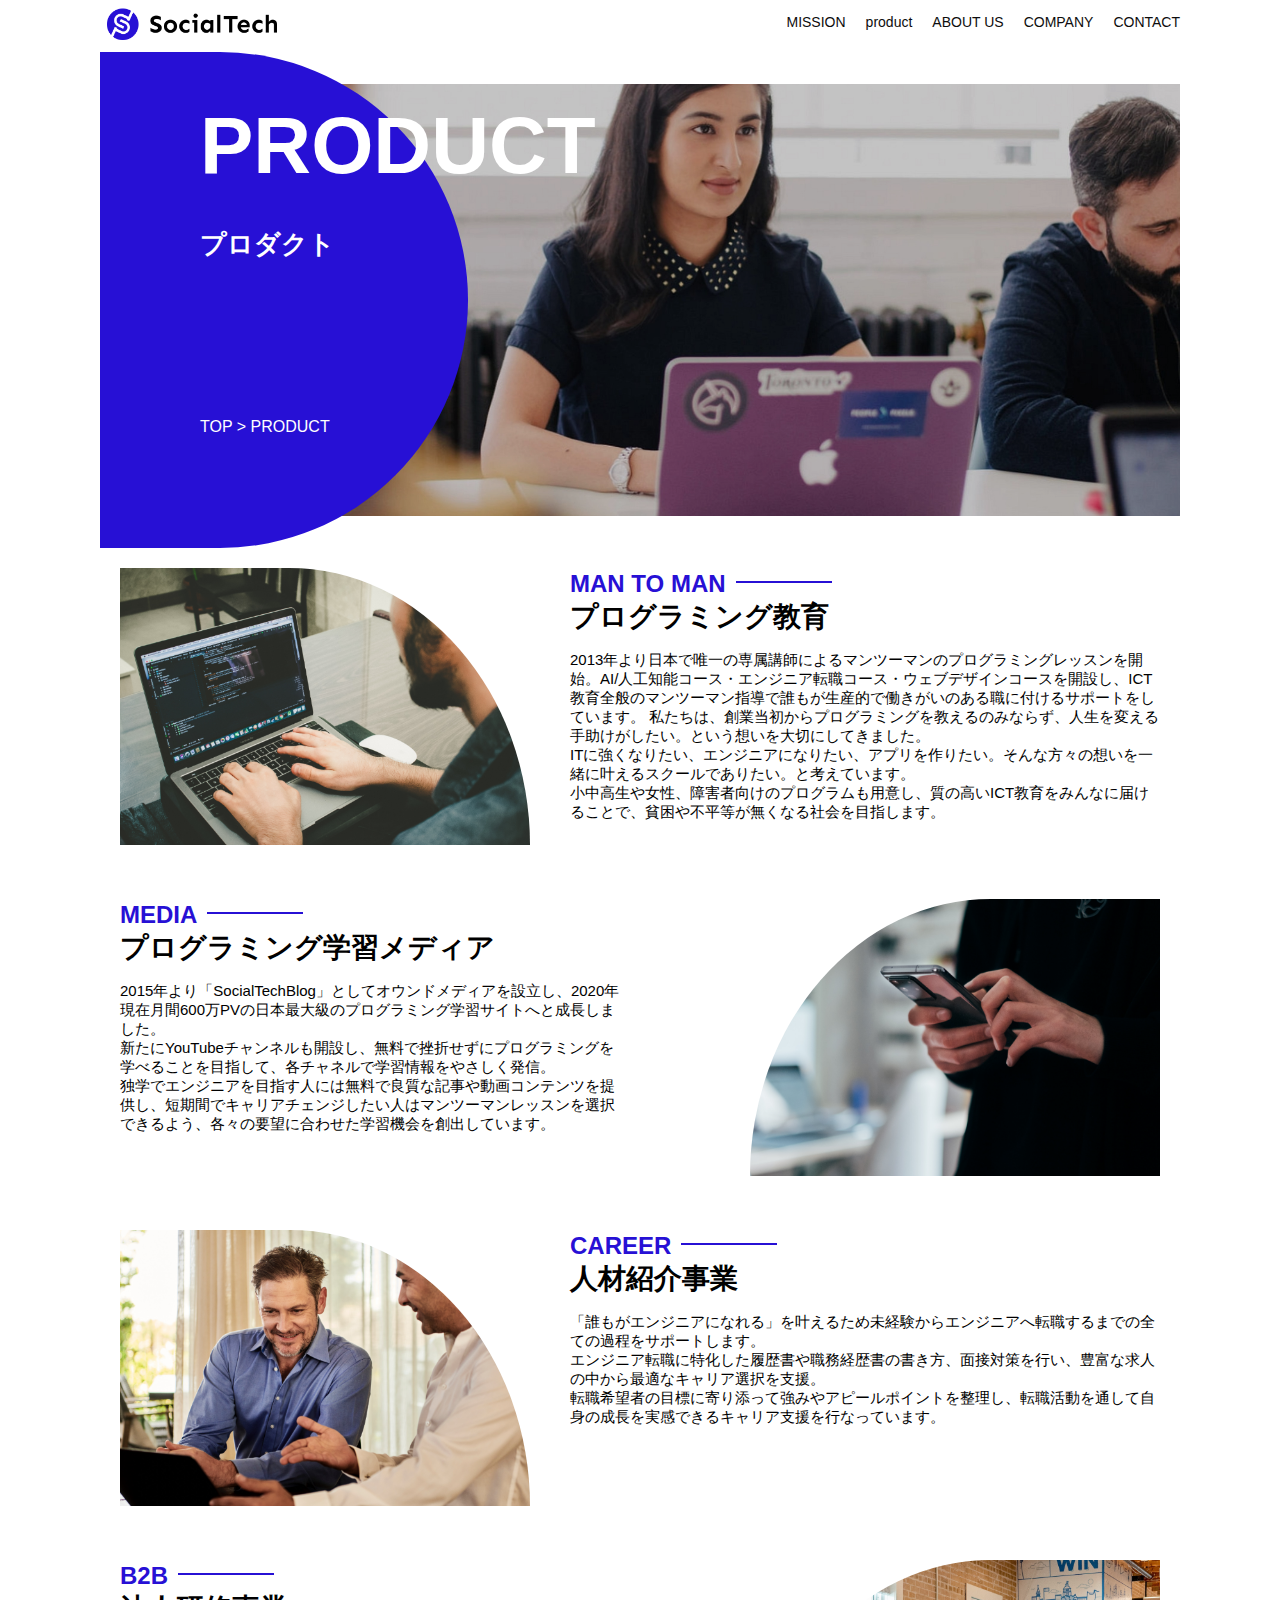
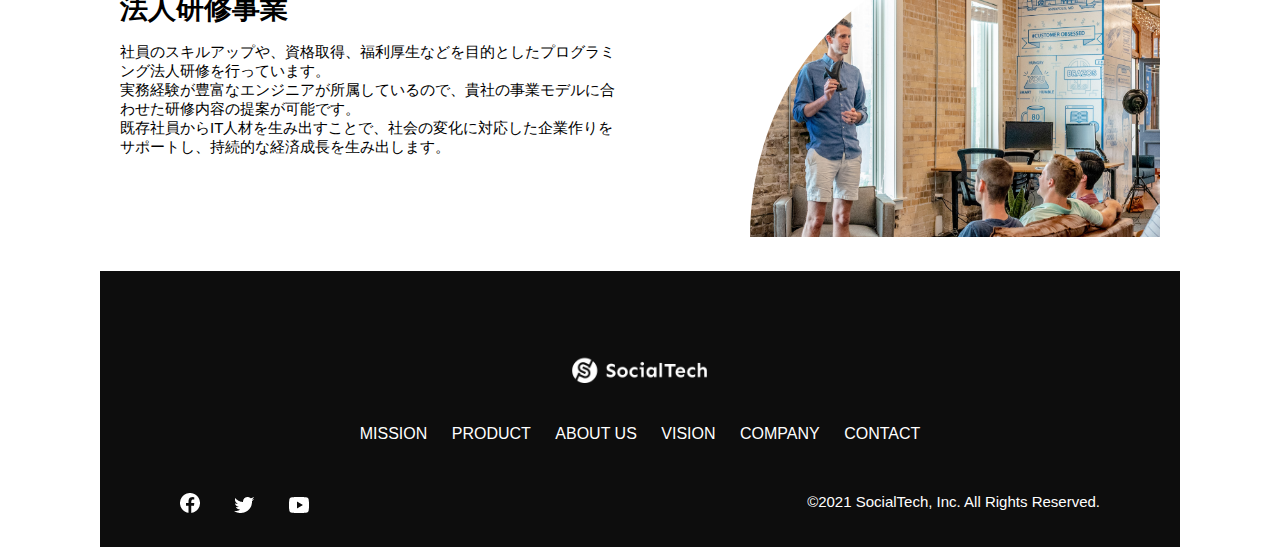
<file: kadai_tutorial_output/product.html>
<!DOCTYPE html>
<html>

<head>
  <title>SocialTech -PRODUCT プロダクト-</title>
  <meta charset="utf-8">
  <meta name="description" content="SocialTechの4つのプロダクトを紹介します">
  <meta mane="viewport" content="width=device-width, initial-scale=1.0">
  <link rel="stylesheet" href="style.css">
</head>

<body>
  <!-- ヘッダー -->
  <header>
    <!-- ロゴ -->
    <a href="index.html" id="logo">
      <img src="images/logo.png" alt="トップページに戻る">
    </a>

    <!-- PC用ナビゲーション -->
    <nav id="nav-pc">
      <ul>
        <li><a href="misiion.html">MISSION</a></li>
        <li><a href="product.html">product</a></li>
        <li><a href="index.html" #aboutus>ABOUT US</a></li>
        <li><a href="index.html#company">COMPANY</a></li>
        <li><a href="index.html#contact">CONTACT</a></li>
      </ul>
    </nav>

    <!-- スマホ用メニューボタン -->
    <button id="menu-sp" onclick="document.getElementById('nav-sp').style.display = 'block'">
      <img src="images/button-menu.png" alt="ナビゲーションを開く">
    </button>

    <!-- スマホ用ナビゲーション -->
    <div id="nav-sp">
      <button id="close" onclick="document.getElementById('nav-sp').style.display = 'none'">
        <img src="images/button-close.png" alt="ナビゲーションを閉じる">
      </button>

      <nav>
        <ul>
          <li>
            <a id="logo-sp" href="index.html" onclick="document.getElementById('nav-sp').style.display = 'none'">
              <img src="images/logo-sp.png" alt="トップページに戻る">
            </a>
          </li>
          <li><a class="menu" href="document.getElementById('nav-sp').style.display = 'none'">
              <img src="images/logo-sp.png">MISSION</a></li>
          <li><a class="menu" href="product.html"
              onclick="document.getElementById('nav-sp').style.display = 'none'">PRODUCT</a></li>
          <li><a class="menu" href="index.html#aboutus"
              onclick="document.getElementById('nav-sp').style.display = 'none'">ABOUT US</a></li>
          <li><a clas="menu" href="index.html#vision"
              onclick="document.getElementById('nav-sp').style.display = 'none'">VIVSION</a></li>
          <li><a class="menu" href="index.html#company"
              onclick="document.getElementById('nav-sp').style.display = 'none'">COMPANY</a></li>
          <li><a class="menu" href="index.html#ontact"
              onclick="document.getElementById('nav-sp').style.display = 'none'">CONTACT</a></li>
        </ul>
      </nav>

      <div id="sns">
        <a href="https://www.facebook.com/sejuku2013">
          <img src="images/button-facebook.png" alt="facebookのリンク">
        </a>
        <a href="https://twitter.com/samuraijuku">
          <img src="images/button-twitter.png" alt="twitterのリンク">
        </a>
        <a href="https://www.youtube.com/channel/UCCFOQO5aDK0xXam4cUQXT8g">
          <img src="images/button-youtube.png" alt="YouTubeのリンク">
        </a>
      </div>
    </div>
  </header>
</body>

<main>
  <article>
    <section id="product-main">
      <div class="product-main-inner">
        <div id="product-title">
          <h1>PRODUCT<br><span>プロダクト</span></h1>
          <p>TOP > PRODUCT</p>
        </div>
      </div>
    </section>

    <section class="product-section product-section-left">
      <div class="product-section-img">
        <img src="images/product/product-mantoman.png" alt="PCでコードを書く男性">
      </div>
      <div class="product-read">
        <h2 class="product-h2">MAN TO MAN</h2>
        <h3 class="product-h3">プログラミング教育</h3>
        <p>2013年より日本で唯一の専属講師によるマンツーマンのプログラミングレッスンを開始。AI/人工知能コース・エンジニア転職コース・ウェブデザインコースを開設し、ICT教育全般のマンツーマン指導で誰もが生産的で働きがいのある職に付けるサポートをしています。
          私たちは、創業当初からプログラミングを教えるのみならず、人生を変える手助けがしたい。という想いを大切にしてきました。<br>ITに強くなりたい、エンジニアになりたい、アプリを作りたい。そんな方々の想いを一緒に叶えるスクールでありたい。と考えています。<br>小中高生や女性、障害者向けのプログラムも用意し、質の高いICT教育をみんなに届けることで、貧困や不平等が無くなる社会を目指します。</p>
      </div>
    </section>

    <section class="product-section product-section-right">
      <div class="product-read">
        <h2 class="product-h2">MEDIA</h2>
        <h3 class="product-h3">プログラミング学習メディア</h3>
        <p>2015年より「SocialTechBlog」としてオウンドメディアを設立し、2020年現在月間600万PVの日本最大級のプログラミング学習サイトへと成長しました。<br>新たにYouTubeチャンネルも開設し、無料で挫折せずにプログラミングを学べることを目指して、各チャネルで学習情報をやさしく発信。<br>独学でエンジニアを目指す人には無料で良質な記事や動画コンテンツを提供し、短期間でキャリアチェンジしたい人はマンツーマンレッスンを選択できるよう、各々の要望に合わせた学習機会を創出しています。
        </p>
      </div>
      <div class="product-section-img">
        <img src="images/product/product-media.png" alt="スマートフォンを操作する人">
      </div>
    </section>

    <section class="product-section product-section-left">
      <div class="product-section-img">
        <img src="images/product/product-career.png" alt="笑顔で話し合う2人の男性">
      </div>
      <div class="product-read">
        <h2 class="product-h2">CAREER</h2>
        <h3 class="product-h3">人材紹介事業</h3>
        <p>
          「誰もがエンジニアになれる」を叶えるため未経験からエンジニアへ転職するまでの全ての過程をサポートします。<br>エンジニア転職に特化した履歴書や職務経歴書の書き方、面接対策を行い、豊富な求人の中から最適なキャリア選択を支援。<br>転職希望者の目標に寄り添って強みやアピールポイントを整理し、転職活動を通して自身の成長を実感できるキャリア支援を行なっています。<br>
        </p>
      </div>
    </section>

    <section class="product-section product-section-right">
      <div class="product-read">
        <h2 class="product-h2">B2B</h2>
        <h3 class="product-h3">法人研修事業</h3>
        <p>
          社員のスキルアップや、資格取得、福利厚生などを目的としたプログラミング法人研修を行っています。<br>実務経験が豊富なエンジニアが所属しているので、貴社の事業モデルに合わせた研修内容の提案が可能です。<br>既存社員からIT人材を生み出すことで、社会の変化に対応した企業作りをサポートし、持続的な経済成長を生み出します。
        </p>
      </div>
      <div class="product-section-img">
        <img src="images/product/product-b2b.png" alt="講演中の男性とそれを聴く人々">
      </div>
    </section>

  </article>
</main>



<footer>
  <div id="footer-logo">
    <img src="images/logo-sp.png" alt="SocialTeck">
  </div>
  <div id="footer-link">
    <a href="mission.html">MISSION</a>
    <a href="product.html">PRODUCT</a>
    <a href="index.html#aboutus">ABOUT US</a>
    <a href="index.html#vision">VISION</a>
    <a href="index.html#company">COMPANY</a>
    <a href="index.html#contact">CONTACT</a>
  </div>
  <div id="sns-footer">
    <div class="sns-btns">
      <a href="https://www.facebook.com/sejuku2013">
        <img src="images/button-facebook.png" alt="Facebookのリンク"></a>
      <a href="https://twitter.com/samuraijuku">
        <img src="images/button-twitter.png" alt="Twitterのリンク"></a>
      <a href="https://www.youtube.com/channel/UCCFOQO5aDK0xXam4cUQXT8g">
        <img src="images/button-youtube.png" alt="YouTubeのリンク"></a>
    </div>
    <p id="copyright">&copy;2021 SocialTech, Inc. All Rights Reserved.</p>
  </div>
</footer>

</html>
</file>
<file: style.css>
/* PC、スマホ共通スタイル　*/
* {
  box-sizing: border-box;
}

p {
  font-size: 15px;
}

body {
  max-width: 1080px;
  margin: 0 auto 0 auto;
  font-family: "Source Sans Pro", "Hiragino Kaku Gothic ProN", Meiryo, Arial, sans-serif;
}

/* ヘッダー*/
header {
  display: flex;
  justify-content: space-between;
}

/* ナビゲーションのレイアウト */
#nav-pc {
  font-size: 14px;
}

#nav-pc ul {
  display: flex;
  padding-left: 0;
}

#nav-pc li {
  list-style: none;
}

/* ナビゲーションのリンクの装飾設定*/

#nav-pc a {
  text-decoration: none;
  margin-left: 20px;
  color: #0d0d0d;
}

#nav-pc a :hover {
  text-decoration: underline;
}

/* スマホ用ナビを非表示 */
#nav-sp,
#menu-sp {
  display: none;
}

/*　メインビジュアル*/
#main-visual {
  position: relative;
  height: 470px;
}

#main-message {
  position: absolute;
  top: 0;
  left: 0;
  background-color: #2710d5;
  color: #ffffff;
  border-radius: 0 0 476px 0;
  max-width: 620px;
  height: 100%;
  width: 100%;
  z-index: 11;
}

#main-message > h1 {
  font-size: 60px;
  margin: 100px 0 0 50px;
}

#main-message > p {
  font-size: 28px;
  margin: 0 0 0 50px;
}

#main-visual>img {
  max-width: 620px;
  border-radius: 476px 0 0 0;
  position: absolute;
  top: 0;
  right: 0;
  z-index: 10;
}

/* 見出し*/
h2 {
  margin: 40px 0 0 0;
}

h2::after {
  content: url("images/line.png");
  margin-left: 10px;
}

h3 {
  font-size: 27px;
}

/* ミッション */
#mission {
  margin: 80px auto 80px auto;
}

#mission-flex {
  display: flex;
}

#mission-flex > div {
  width: 50%;
  margin: 20px;
}

#mission-photo {
  width: 100%;
}

#s2dgs {
  margin-top: 50px;
  width: 100%;
}

/*プロダクト*/
#product {
  background-color: #fafafa;
  margin: 80px 0 80px 0;
  padding: 10px 40px 0px 40px;
}

/* 外枠 */
#product .product-flex {
  margin-top: 40px;
  display: flex;
}

/* 左のカラム*/
#product-left {
  width: 50%;
  margin-right: 20px;
}

/* 右のカラム */
#product-right {
  width: 50%;
  margin-left: 20px;
  margin-top: 80px;
}

/* 画像＋説明の枠 */
#product-left > div {
  position: relative;
  height: 480px;
  margin-right: 20px;
}

#product-right > div {
  position: relative;
  height: 480px;
  margin-left: 20px;
}

/* 画像 */
.product-photo {
  width: 100%;
}

/* 説明文の枠*/
.product-explain {
  background-color: #ffffff;
  position: absolute;
  left: 0;
  bottom: 50px;
  margin: 0 40px 0 40px;
  padding: 20px;
  box-shadow: 5px 5px 10px rgba(0, 0, 0, 0.05);
}

/*　説明文の英語 */
.product-explain > span {
  color: #2710d5;
  font-weight: bold;
  font-size: 16px;
  margin: 0;
}

/*　説明文の見出し */
.product-explain > h3 {
  margin: 5px 0 5px 0;
}

/* 説明文 */
.product-explain > p {
  font-size: 14px;
  margin: 0;
}

/*もっとみるボタン*/
#product-more {
  text-align: center;
}

#product-more a {
  position: relative;
  bottom: -42px;
}

/* ABOUT US */
#aboutus {
  margin: 80px auto 80px auto;
}

/* 三つの組織文化と画像を入れる枠*/
#aboutus>div {
  display: flex;
}

/* 画像 */
.culture-img {
  width: 100%;
  align-self: flex-start;
}

.culture-img2 {
  margin-top: 50px;
  width: 100%;
}

/* 三つの組織文化の表*/
.culture-table {
  margin-right: 50px;
}

/* 番号 */
.culture-num {
  font-size: 80px;
  color: #2710d5;
  margin: 0 20px 0 0;
}

/* 組織文化英語*/
.culture-en {
  color: #2710d5;
  font-weight: bold;
  font-size: 24px;
  display: block;
}

/* 組織文化日本語　*/
.culture-jp {
  font-size: 28px;
  font-weight: bold;
}

/* 説明文 */
.culture-description {
  margin: 0;
}

/* ビジョン */
#vision {
  margin: 80px auto 80px auto;
}

/* セクション内の外枠 */
#vision>div {
  display: flex;
  justify-content: space-between;
  flex-wrap: wrap;
}

/* 7つの行動指針の枠*/
.vision-box {
  width: 300px;
  height: 300px;
  margin-bottom: 30px;
  position: relative;
}

.vision-box>img {
  width: 100%;
  height: auto;
  position: absolute;
  top: 0;
  left: 0;
  z-index: 30;
}

.vision-box>div {
  position: absolute;
  top: 0;
  left: 0;
  z-index: 31;
  margin-right: 20px;
}

.vision-box>div>h4 {
  color: #2710d5;
  font-size: 19px;
  margin: 80px 0 0 0;
}

.vision-box>div>h4::first-letter {
  font-size: 40px;
}

.vision-box>div h5 {
  font-size: 20px;
  margin: 0 0 0 0;
}

.vision-box>div>p {
  margin: 10px 0 0 0;
}

/* 導入企業 */
#cases {
  margin: 40px 0;
  width: 100%;
}

/* 会社概要 */
#company {
  margin: 80px auto 80px auto;
}

#company-table {
  width: 100%;
}

.tableheader {
  text-align: left;
  padding: 20px;
  border-bottom-color: #2710d5;
  border-bottom-width: 1px;
  border-bottom-style: solid;
  width: 100px;
}

.tabelheader-first {
  border-top-color: #2710d5;
  border-top-width: 1px;
  border-top-style: solid;
}

.cell {
  padding: 30px;
  border-bottom-color: #ececec;
  border-bottom-width: 1px;
  border-bottom-style: solid;
}

.cell-first {
  border-top-color: #ececec;
  border-top-width: 1px;
  border-top-style: solid;
}

/* お問い合わせ */
#contact {
  margin: 80px auto 80px auto;
}

/* 外枠 */
#contact>form>div {
  display: flex;
  flex-direction: row;
  flex-wrap: wrap;
  padding-bottom: 30px;
}

/* 左列の見出し */
.contact-heading {
  width: 240px;
  align-self: center;
}

/* 見出しのラベル */
.contact-label {
  font-weight: bold;
}

/* 必須 */
.contact-span {
  color: #ce2222;
  margin: 0 0 0 20px;
  font-weight: bold;
}

/* テキストボックス */
.contact-textbox {
  border-top: 0px;
  border-left: 0px;
  border-right: 0px;
  border-bottom-width: 1px;
  border-bottom-color: #707070;
  border-style: solid;
  background-color: #fafafa;
  width: 400px;
  height: 56px;
}

/* お問い合わせ内容のテキストエリア */
.contact-textarea {
  border-top: 0px;
  border-left: 0px;
  border-right: 0px;
  border-bottom-width: 1px;
  border-bottom-color: #707070;
  background-color: #fafafa;
  width: 400px;
  height: 200px;
}

/* 個人情報の取り扱い */
#contact dt {
  font-weight: bold;
}

#contact dd {
  margin: 0 0 16px 0;
}

#contact dd p {
  margin: 0;
}

#contact dd ul {
  padding-left: 0;
}

#contact dd li {
  margin-bottom: 0;
  list-style: none;
}

/* フッター */
footer {
  background-color: #0d0d0d;
  text-align: center;
  padding: 80px 80px 30px 80px;
}

#footer-logo {
  margin-bottom: 30px;
}

#footer-link {
  margin-bottom: 50px;
}

#footer-link > a {
  text-decoration: none;
  margin: 10px;
  color: #ffffff;
}

#footer-link > a:hover {
  text-decoration: underline;
}

#sns-footer {
  display: flex;
  justify-content: space-between;
  text-align: left;
}

#sns-footer a {
  margin-right: 30px;
}

#copyright {
  color: #ffffff;
  margin: 0;
}
/* mission.html用スタイル */
/* ミッションのメインビジュアル */

.mission-main-inner {
  background-image: url("images/mission/mission-main.png");
  background-repeat: no-repeat;
  background-position-y: center;
}

#mission-title {
  background-color: #2710d5;
  width:368px;
  color: #ffffff;
  height: 496px;
  border-radius: 0 248px 248px 0;
  position: relative;
}

#mission-title h1 {
  position: absolute;
  top: 0;
  left: 100px;
  font-size: 80px;
  line-height: 1;
}

#mission-title h1 span {
  font-size: 26px;
}

#mission-title > p {
 position: absolute;
 top: 350px;
 left: 100px;
 font-size: 16px;
}

/* ミッションページS2DGSの設定 */
#mission-s2dgs {
  padding: 20px;
}

.mission-h2{
  color: #2710d5;
  font-size: 40px;
}

.mission-h2::after {
  content: none;
}

/* ミッションページ5つのゴールの設定 */
#mission-five-goals {
  padding: 20px;
  display: flex;
}

#mission-five-goals .five-goals-image {
  width: 30%;
  padding: 20px;
}

#mission-five-goals .five-goals-image img {
  width: 100%;
}

#mission-five-goals .five-goals-read {
  width: 70%;
  padding: 20px;
}

#mission-five-goals .five-goals-read > div {
  margin-bottom: 40px;
}

.fivegoals-image-right {
  float:right;
  margin:20px;
}

.fivegoals-image-left {
  float: left;
  margin: 20px;
}

.fivegoals-number {
  color: #2710d5;
  font-size: 48px;
  font-weight: bold;
  margin: 0;
}

.fivegoals-h3 {
  font-size: 28px;
  margin: 0;
}

.fivegoals-p {
  margin: 0;
}

/* プロダクトページ */
.product-main-inner {
  background-image: url(images/product/product-main.png);
  background-repeat: no-repeat;
  background-position-y: center;
}

#product-title {
  background-color: #2710d5;
  width: 368px;
  color: #ffffff;
  height: 496px;
  border-radius: 0 248px 248px 0;
  position: relative;
}

#product-title h1 {
 position: absolute;
 top: 0;
 left: 100px;
 font-size: 80px;
 line-height: 1;
}

#product-title h1 span {
  font-size: 26px;
}

#product-title > p {
  position: absolute;
  top: 350px;
  left: 100px;
  font-size: 16px;
}

/* セクション */
.product-section {
  display: flex;
  padding: 20px 20px 0;
}

.product-section .product-section-img {
  width: 450px;
}

/* 左が画像のセクション*/
.product-section-left .product-section-img img {
  width: 100%;
  padding: 0 40px 30px 0;
  border-radius: 0 432px 0 0;
}

.product-section-left .product-read {
 width: 50%;
 flex-grow: 1;
}

.product-section-left .product-read p {
  margin-bottom: 0;
}

/* 右が画像のセクション*/
.product-section-right {
  justify-content: space-between;
}

.product-section-right .product-section-img img {
  width: 100%;
  padding: 0 0 30px 40px;
  border-radius: 432px 0 0 0;
}

.product-section-right .product-read {
  width: 500px;
}

.product-h2 {
  color: #2710d5;
  font-size: 24px;
  margin: 0;
}

.product-h3 {
  font-size:  28px;
  margin: 0;
}

/*=========================
　スマートフォン用のスタイル
=========================*/
@media screen and (max-width: 767px) {
  /* PC用ナビゲーション非表示 */
  #nav-pc {
    display: none;
  }
  
  /* ハンバーガーメニュー */
  #menu-sp {
    display: block;
    background-color: transparent;
    float: right;
    padding: 0;
    border: none;
  }

  /* スマホ用ナビゲーションの表示切替 */
  /* 初期状態、レイアウトと非表示設定 */
  #nav-sp {
    background-color: #2710d5;
    position: fixed;
    left: 0;
    top: 0;
    height: 100%;
    width: 100%;
    display: none;
    z-index: 100;
  }

  /* ×ボタン */
  #close {
    position: absolute;
    top: 20px;
    right: 20px;
    background-color: transparent;
    border: none;
  }

 #nav-sp nav ul{
  padding-left: 0;
 }

  #nav-sp nav li {
    list-style: none;
  }

  /* ナビゲーションメニュー用ロゴ */
  #logo-sp {
    margin: 80px 0 30px 20px;
  }

  /* ナビゲーションのリンク装飾設定 */
  #nav-sp nav a {    
    display: block; 
    color: #ffffff;
  }

  #nav-sp nav a:hover{
    text-decoration: underline;
  }

  #nav-sp .menu{
    text-decoration:none;
    margin:0 20px 0 20px;
    height: 44px;
    font-size: 16px;
    background-image: url ("images/arrow.png");
    background-repeat: no-repeat;
    background-position: right top;
  }

  #sns {
    position: absolute;
    bottom: 20px;
    left: 20px;
  }
   #sns > a{
    margin-right: 30px;
   }


/* メインビジュアル */
#main-visual {
  position: relative;
  height: 470px;
}

#main-visual > div {
  text-align: center;
  height: 280px;
}

#main-visual h1 {
  font-size: 28px;
  margin: 90px 0 0 0;
}

#main-visual > div > p {
  margin: 0;
  font-size: 15px;
}

#main-visual >img {
  width: 100%;
  border-radius: 476px 0 0 0;
  top: auto;
  bottom: 0;
}

/* 見出し */
h2 {
  margin: 15px 0 15px 0;
}

h3 {
  font-size: 24px;
  margin: 10px 0 0 0;
}

/* ミッション */
#mission{
  margin: 20px 0 20ps 0;
  padding: 0 20px 0 20px;
}

#mission-flex {
  flex-direction: column;
}

#mission-flex > div {
  width: 100%;
  margin: 0;
}

/* プロダクト */
#product {
  margin: 0;
  padding: 10px 20px 0 20px;
}

/* 外枠 */
#product .product-flex {
 flex-direction: column;
 margin-top: 0;
}

/* 左右のカラム　スマホでは縦並び */
#product-left,
#product-right {
  width: 100%;
  margin: 0;
}

/* 画像＋説明の枠 */
#product-left > div,
#product-right > div{
  height: auto;
  margin: 0;
}

/* 説明文の枠 */
.product-explain {
  position: relative;
  margin: 0;
}

.product-explain > h3 {
  margin: 10px 0 10px 0;
  font-size: 24px;
}

/* もっと見るボタン */
#product-more {
  text-align: left;
}

/* ABOUT US */
#aboutus {
  margin: 80px 20px 80px 20px;
}

#aboutus > div {
  flex-direction: column;
}

.culture-table th {
  font-size: 16px;
}

.culture-table {
 margin-right: 0;
 padding-right: 20px;
 order: 2;
}

.culture-img {
  width: 100%;
  order: 1;
}

.culture-img2 {
  margin-top: 0;
}

.culture-num {
  padding: 0;
}

.culture-description {
  margin: 0;
}

/* ビジョン */
#vision {
  margin: 80px 20px 80px 20px
}
.vision-box > img {
  position: absolute;
  top: 0;
  left: 0;
}

.vision-box > div > h4 {
  margin: 60px 0 0 0;
}

/* 会社概要 */
#company {
  margin: 0 20px 0 20px;
}

#company > h3 {
  margin-bottom: 20px;
}

.tableheader  {
  width: 50%;
}

.cell{
  padding: 20px;
}

#company > iframe {
  height: 240px;
}

/* お問い合わせ */
#contact {
  margin: 80px 20px 80px 20px;
}

#contact > h3 {
  margin-bottom: 20px;
}

#contact > form > div {
  flex-direction: column;
  margin-bottom: 20px;
}

.contact-heading {
  align-self: auto;
  margin-bottom: 20px;
}

.contact-textbox {
   min-width: 300px;
   width: 100%;
}

.contact-textarea {
  height: 150px;
  width: 100%;
  }

  .radiobuttonn {
    margin-bottom: 20px;
  }

/* フッター */
footer {
  padding: 30px 20px 50px 20px;
  text-align: left;
}

#footer-link > a {
 margin: 0 20px 30px 0;
 display: block;
 background-image: url(images/arrow.png);
 background-repeat: no-repeat;
 background-position: right top;
}

#footer-link > a:hover {
  text-decoration: underline;
}

#sns-footer {
  flex-direction: column;
  justify-content: flex-start;
}

#copyright {
  font-size: 12px;
  margin-top: 30px;
}

/* mission.html用スタイル */
    /* ミッションのメインビジュアル */
#mission-main {
  height: 256px;
  margin-top: 4%;
  position: relative;
}

.mission-main-inner {
  height: 80%;
  background-size: cover;
}

#mission-title{
  width: 136px;
  height: 256px;
  position: absolute;
  top: -10%;
}

#mission-title h1 {
  left: 20px;
  font-size: 40px;
}

#mission-title h1 span {
  font-size: 18px;
}

#mission-title > p {

  top: 180px;
  left: 20px;
  font-size: 13px;
}

/* ミッションページS2DGSの設定 */
.mission-h2 {
  font-size: 38px;
  margin: 0px;
}

.mission-h2::after {
  content: none;
}

#mission-s2dgs > img {
  width: 100%;
}

/* ミッションページ　5つのゴールの設定 */
#mission-five-goals {
  flex-direction: column;
}

#mission-five-goals > div {
  padding: 0;
}

#mission-five-goals .five-goals-image,
#mission-five-goals .five-goals-read {
  width: 100%;
  padding: 0;
}
#mission-five-goals .five-goals-read > div {
  display: flex;
  flex-direction: column;
}

.fivegoals-image-right,
.fivegoals-image-left {
  align-self: center;
}

/* プロダクトページ */
#product-main {
 height: 256px;
 margin-top: 4%;
 position: relative;
}

.product-main-inner {
  height: 80%;
  background-size: cover;
}

#product-title {
  width: 136px;
  height: 256px;
  position: absolute;
  top: -10%;
}

#product-title h1 {
  left: 20px;
  font-size: 40px;
}

#product-title h1 span {
  font-size: 18px;
}

#product-title > p {
  top: 180px;
  left: 20px;
  font-size: 13px;
}

/* セクション */
.product-section {
  flex-direction: column;
}

.product-section .product-section-img {
  width: 100%;
}

.product-section .product-section-img img {
  width: 100%;
  padding: 0;
}

/* 左が画像のセクション*/
.product-section-left .product-section-img img {
  border-radius: 0 300px 0 0;
}

.product-section-left .product-read {
  width: 100%;
  flex-grow: 1;
}

/* 右が画像のセクション*/
.product-section-right .product-section-img img {
  order: 1;
  border-radius: 300px 0 0 0;
}

.product-section-right .product-read {
  order: 2;
  width: 100%;
}

}
</file>
<file: kadai_tutorial_output/style.css>
/* PC、スマホ共通スタイル　*/
* {
  box-sizing: border-box;
}

p {
  font-size: 15px;
}

body {
  max-width: 1080px;
  margin: 0 auto 0 auto;
  font-family: "Source Sans Pro", "Hiragino Kaku Gothic ProN", Meiryo, Arial, sans-serif;
}

/* ヘッダー*/
header {
  display: flex;
  justify-content: space-between;
}

/* ナビゲーションのレイアウト */
#nav-pc {
  font-size: 14px;
}

#nav-pc ul {
  display: flex;
  padding-left: 0;
}

#nav-pc li {
  list-style: none;
}

/* ナビゲーションのリンクの装飾設定*/

#nav-pc a {
  text-decoration: none;
  margin-left: 20px;
  color: #0d0d0d;
}

#nav-pc a :hover {
  text-decoration: underline;
}

/* スマホ用ナビを非表示 */
#nav-sp,
#menu-sp {
  display: none;
}

/*　メインビジュアル*/
#main-visual {
  position: relative;
  height: 470px;
}

#main-message {
  position: absolute;
  top: 0;
  left: 0;
  background-color: #2710d5;
  color: #ffffff;
  border-radius: 0 0 476px 0;
  max-width: 620px;
  height: 100%;
  width: 100%;
  z-index: 11;
}

#main-message > h1 {
  font-size: 60px;
  margin: 100px 0 0 50px;
}

#main-message > p {
  font-size: 28px;
  margin: 0 0 0 50px;
}

#main-visual>img {
  max-width: 620px;
  border-radius: 476px 0 0 0;
  position: absolute;
  top: 0;
  right: 0;
  z-index: 10;
}

/* 見出し*/
h2 {
  margin: 40px 0 0 0;
}

h2::after {
  content: url("images/line.png");
  margin-left: 10px;
}

h3 {
  font-size: 27px;
}

/* ミッション */
#mission {
  margin: 80px auto 80px auto;
}

#mission-flex {
  display: flex;
}

#mission-flex > div {
  width: 50%;
  margin: 20px;
}

#mission-photo {
  width: 100%;
}

#s2dgs {
  margin-top: 50px;
  width: 100%;
}

/*プロダクト*/
#product {
  background-color: #fafafa;
  margin: 80px 0 80px 0;
  padding: 10px 40px 0px 40px;
}

/* 外枠 */
#product .product-flex {
  margin-top: 40px;
  display: flex;
}

/* 左のカラム*/
#product-left {
  width: 50%;
  margin-right: 20px;
}

/* 右のカラム */
#product-right {
  width: 50%;
  margin-left: 20px;
  margin-top: 80px;
}

/* 画像＋説明の枠 */
#product-left > div {
  position: relative;
  height: 480px;
  margin-right: 20px;
}

#product-right > div {
  position: relative;
  height: 480px;
  margin-left: 20px;
}

/* 画像 */
.product-photo {
  width: 100%;
}

/* 説明文の枠*/
.product-explain {
  background-color: #ffffff;
  position: absolute;
  left: 0;
  bottom: 50px;
  margin: 0 40px 0 40px;
  padding: 20px;
  box-shadow: 5px 5px 10px rgba(0, 0, 0, 0.05);
}

/*　説明文の英語 */
.product-explain > span {
  color: #2710d5;
  font-weight: bold;
  font-size: 16px;
  margin: 0;
}

/*　説明文の見出し */
.product-explain > h3 {
  margin: 5px 0 5px 0;
}

/* 説明文 */
.product-explain > p {
  font-size: 14px;
  margin: 0;
}

/*もっとみるボタン*/
#product-more {
  text-align: center;
}

#product-more a {
  position: relative;
  bottom: -42px;
}

/* ABOUT US */
#aboutus {
  margin: 80px auto 80px auto;
}

/* 三つの組織文化と画像を入れる枠*/
#aboutus>div {
  display: flex;
}

/* 画像 */
.culture-img {
  width: 100%;
  align-self: flex-start;
}

.culture-img2 {
  margin-top: 50px;
  width: 100%;
}

/* 三つの組織文化の表*/
.culture-table {
  margin-right: 50px;
}

/* 番号 */
.culture-num {
  font-size: 80px;
  color: #2710d5;
  margin: 0 20px 0 0;
}

/* 組織文化英語*/
.culture-en {
  color: #2710d5;
  font-weight: bold;
  font-size: 24px;
  display: block;
}

/* 組織文化日本語　*/
.culture-jp {
  font-size: 28px;
  font-weight: bold;
}

/* 説明文 */
.culture-description {
  margin: 0;
}

/* ビジョン */
#vision {
  margin: 80px auto 80px auto;
}

/* セクション内の外枠 */
#vision>div {
  display: flex;
  justify-content: space-between;
  flex-wrap: wrap;
}

/* 7つの行動指針の枠*/
.vision-box {
  width: 300px;
  height: 300px;
  margin-bottom: 30px;
  position: relative;
}

.vision-box>img {
  width: 100%;
  height: auto;
  position: absolute;
  top: 0;
  left: 0;
  z-index: 30;
}

.vision-box>div {
  position: absolute;
  top: 0;
  left: 0;
  z-index: 31;
  margin-right: 20px;
}

.vision-box>div>h4 {
  color: #2710d5;
  font-size: 19px;
  margin: 80px 0 0 0;
}

.vision-box>div>h4::first-letter {
  font-size: 40px;
}

.vision-box>div h5 {
  font-size: 20px;
  margin: 0 0 0 0;
}

.vision-box>div>p {
  margin: 10px 0 0 0;
}

/* 導入企業 */
#cases {
  margin: 40px 0;
  width: 100%;
}

/* 会社概要 */
#company {
  margin: 80px auto 80px auto;
}

#company-table {
  width: 100%;
}

.tableheader {
  text-align: left;
  padding: 20px;
  border-bottom-color: #2710d5;
  border-bottom-width: 1px;
  border-bottom-style: solid;
  width: 100px;
}

.tabelheader-first {
  border-top-color: #2710d5;
  border-top-width: 1px;
  border-top-style: solid;
}

.cell {
  padding: 30px;
  border-bottom-color: #ececec;
  border-bottom-width: 1px;
  border-bottom-style: solid;
}

.cell-first {
  border-top-color: #ececec;
  border-top-width: 1px;
  border-top-style: solid;
}

/* お問い合わせ */
#contact {
  margin: 80px auto 80px auto;
}

/* 外枠 */
#contact>form>div {
  display: flex;
  flex-direction: row;
  flex-wrap: wrap;
  padding-bottom: 30px;
}

/* 左列の見出し */
.contact-heading {
  width: 240px;
  align-self: center;
}

/* 見出しのラベル */
.contact-label {
  font-weight: bold;
}

/* 必須 */
.contact-span {
  color: #ce2222;
  margin: 0 0 0 20px;
  font-weight: bold;
}

/* テキストボックス */
.contact-textbox {
  border-top: 0px;
  border-left: 0px;
  border-right: 0px;
  border-bottom-width: 1px;
  border-bottom-color: #707070;
  border-style: solid;
  background-color: #fafafa;
  width: 400px;
  height: 56px;
}

/* お問い合わせ内容のテキストエリア */
.contact-textarea {
  border-top: 0px;
  border-left: 0px;
  border-right: 0px;
  border-bottom-width: 1px;
  border-bottom-color: #707070;
  background-color: #fafafa;
  width: 400px;
  height: 200px;
}

/* 個人情報の取り扱い */
#contact dt {
  font-weight: bold;
}

#contact dd {
  margin: 0 0 16px 0;
}

#contact dd p {
  margin: 0;
}

#contact dd ul {
  padding-left: 0;
}

#contact dd li {
  margin-bottom: 0;
  list-style: none;
}

/* フッター */
footer {
  background-color: #0d0d0d;
  text-align: center;
  padding: 80px 80px 30px 80px;
}

#footer-logo {
  margin-bottom: 30px;
}

#footer-link {
  margin-bottom: 50px;
}

#footer-link > a {
  text-decoration: none;
  margin: 10px;
  color: #ffffff;
}

#footer-link > a:hover {
  text-decoration: underline;
}

#sns-footer {
  display: flex;
  justify-content: space-between;
  text-align: left;
}

#sns-footer a {
  margin-right: 30px;
}

#copyright {
  color: #ffffff;
  margin: 0;
}
/* mission.html用スタイル */
/* ミッションのメインビジュアル */

.mission-main-inner {
  background-image: url("images/mission/mission-main.png");
  background-repeat: no-repeat;
  background-position-y: center;
}

#mission-title {
  background-color: #2710d5;
  width:368px;
  color: #ffffff;
  height: 496px;
  border-radius: 0 248px 248px 0;
  position: relative;
}

#mission-title h1 {
  position: absolute;
  top: 0;
  left: 100px;
  font-size: 80px;
  line-height: 1;
}

#mission-title h1 span {
  font-size: 26px;
}

#mission-title > p {
 position: absolute;
 top: 350px;
 left: 100px;
 font-size: 16px;
}

/* ミッションページS2DGSの設定 */
#mission-s2dgs {
  padding: 20px;
}

.mission-h2{
  color: #2710d5;
  font-size: 40px;
}

.mission-h2::after {
  content: none;
}

/* ミッションページ5つのゴールの設定 */
#mission-five-goals {
  padding: 20px;
  display: flex;
}

#mission-five-goals .five-goals-image {
  width: 30%;
  padding: 20px;
}

#mission-five-goals .five-goals-image img {
  width: 100%;
}

#mission-five-goals .five-goals-read {
  width: 70%;
  padding: 20px;
}

#mission-five-goals .five-goals-read > div {
  margin-bottom: 40px;
}

.fivegoals-image-right {
  float:right;
  margin:20px;
}

.fivegoals-image-left {
  float: left;
  margin: 20px;
}

.fivegoals-number {
  color: #2710d5;
  font-size: 48px;
  font-weight: bold;
  margin: 0;
}

.fivegoals-h3 {
  font-size: 28px;
  margin: 0;
}

.fivegoals-p {
  margin: 0;
}

/* プロダクトページ */
.product-main-inner {
  background-image: url(images/product/product-main.png);
  background-repeat: no-repeat;
  background-position-y: center;
}

#product-title {
  background-color: #2710d5;
  width: 368px;
  color: #ffffff;
  height: 496px;
  border-radius: 0 248px 248px 0;
  position: relative;
}

#product-title h1 {
 position: absolute;
 top: 0;
 left: 100px;
 font-size: 80px;
 line-height: 1;
}

#product-title h1 span {
  font-size: 26px;
}

#product-title > p {
  position: absolute;
  top: 350px;
  left: 100px;
  font-size: 16px;
}

/* セクション */
.product-section {
  display: flex;
  padding: 20px 20px 0;
}

.product-section .product-section-img {
  width: 450px;
}

/* 左が画像のセクション*/
.product-section-left .product-section-img img {
  width: 100%;
  padding: 0 40px 30px 0;
  border-radius: 0 432px 0 0;
}

.product-section-left .product-read {
 width: 50%;
 flex-grow: 1;
}

.product-section-left .product-read p {
  margin-bottom: 0;
}

/* 右が画像のセクション*/
.product-section-right {
  justify-content: space-between;
}

.product-section-right .product-section-img img {
  width: 100%;
  padding: 0 0 30px 40px;
  border-radius: 432px 0 0 0;
}

.product-section-right .product-read {
  width: 500px;
}

.product-h2 {
  color: #2710d5;
  font-size: 24px;
  margin: 0;
}

.product-h3 {
  font-size:  28px;
  margin: 0;
}

/*=========================
　スマートフォン用のスタイル
=========================*/
@media screen and (max-width: 767px) {
  /* PC用ナビゲーション非表示 */
  #nav-pc {
    display: none;
  }
  
  /* ハンバーガーメニュー */
  #menu-sp {
    display: block;
    background-color: transparent;
    float: right;
    padding: 0;
    border: none;
  }

  /* スマホ用ナビゲーションの表示切替 */
  /* 初期状態、レイアウトと非表示設定 */
  #nav-sp {
    background-color: #2710d5;
    position: fixed;
    left: 0;
    top: 0;
    height: 100%;
    width: 100%;
    display: none;
    z-index: 100;
  }

  /* ×ボタン */
  #close {
    position: absolute;
    top: 20px;
    right: 20px;
    background-color: transparent;
    border: none;
  }

 #nav-sp nav ul{
  padding-left: 0;
 }

  #nav-sp nav li {
    list-style: none;
  }

  /* ナビゲーションメニュー用ロゴ */
  #logo-sp {
    margin: 80px 0 30px 20px;
  }

  /* ナビゲーションのリンク装飾設定 */
  #nav-sp nav a {    
    display: block; 
    color: #ffffff;
  }

  #nav-sp nav a:hover{
    text-decoration: underline;
  }

  #nav-sp .menu{
    text-decoration:none;
    margin:0 20px 0 20px;
    height: 44px;
    font-size: 16px;
    background-image: url ("images/arrow.png");
    background-repeat: no-repeat;
    background-position: right top;
  }

  #sns {
    position: absolute;
    bottom: 20px;
    left: 20px;
  }
   #sns > a{
    margin-right: 30px;
   }


/* メインビジュアル */
#main-visual {
  position: relative;
  height: 470px;
}

#main-visual > div {
  text-align: center;
  height: 280px;
}

#main-visual h1 {
  font-size: 28px;
  margin: 90px 0 0 0;
}

#main-visual > div > p {
  margin: 0;
  font-size: 15px;
}

#main-visual >img {
  width: 100%;
  border-radius: 476px 0 0 0;
  top: auto;
  bottom: 0;
}

/* 見出し */
h2 {
  margin: 15px 0 15px 0;
}

h3 {
  font-size: 24px;
  margin: 10px 0 0 0;
}

/* ミッション */
#mission{
  margin: 20px 0 20ps 0;
  padding: 0 20px 0 20px;
}

#mission-flex {
  flex-direction: column;
}

#mission-flex > div {
  width: 100%;
  margin: 0;
}

/* プロダクト */
#product {
  margin: 0;
  padding: 10px 20px 0 20px;
}

/* 外枠 */
#product .product-flex {
 flex-direction: column;
 margin-top: 0;
}

/* 左右のカラム　スマホでは縦並び */
#product-left,
#product-right {
  width: 100%;
  margin: 0;
}

/* 画像＋説明の枠 */
#product-left > div,
#product-right > div{
  height: auto;
  margin: 0;
}

/* 説明文の枠 */
.product-explain {
  position: relative;
  margin: 0;
}

.product-explain > h3 {
  margin: 10px 0 10px 0;
  font-size: 24px;
}

/* もっと見るボタン */
#product-more {
  text-align: left;
}

/* ABOUT US */
#aboutus {
  margin: 80px 20px 80px 20px;
}

#aboutus > div {
  flex-direction: column;
}

.culture-table th {
  font-size: 16px;
}

.culture-table {
 margin-right: 0;
 padding-right: 20px;
 order: 2;
}

.culture-img {
  width: 100%;
  order: 1;
}

.culture-img2 {
  margin-top: 0;
}

.culture-num {
  padding: 0;
}

.culture-description {
  margin: 0;
}

/* ビジョン */
#vision {
  margin: 80px 20px 80px 20px
}
.vision-box > img {
  position: absolute;
  top: 0;
  left: 0;
}

.vision-box > div > h4 {
  margin: 60px 0 0 0;
}

/* 会社概要 */
#company {
  margin: 0 20px 0 20px;
}

#company > h3 {
  margin-bottom: 20px;
}

.tableheader  {
  width: 50%;
}

.cell{
  padding: 20px;
}

#company > iframe {
  height: 240px;
}

/* お問い合わせ */
#contact {
  margin: 80px 20px 80px 20px;
}

#contact > h3 {
  margin-bottom: 20px;
}

#contact > form > div {
  flex-direction: column;
  margin-bottom: 20px;
}

.contact-heading {
  align-self: auto;
  margin-bottom: 20px;
}

.contact-textbox {
   min-width: 300px;
   width: 100%;
}

.contact-textarea {
  height: 150px;
  width: 100%;
  }

  .radiobuttonn {
    margin-bottom: 20px;
  }

/* フッター */
footer {
  padding: 30px 20px 50px 20px;
  text-align: left;
}

#footer-link > a {
 margin: 0 20px 30px 0;
 display: block;
 background-image: url(images/arrow.png);
 background-repeat: no-repeat;
 background-position: right top;
}

#footer-link > a:hover {
  text-decoration: underline;
}

#sns-footer {
  flex-direction: column;
  justify-content: flex-start;
}

#copyright {
  font-size: 12px;
  margin-top: 30px;
}

/* mission.html用スタイル */
    /* ミッションのメインビジュアル */
#mission-main {
  height: 256px;
  margin-top: 4%;
  position: relative;
}

.mission-main-inner {
  height: 80%;
  background-size: cover;
}

#mission-title{
  width: 136px;
  height: 256px;
  position: absolute;
  top: -10%;
}

#mission-title h1 {
  left: 20px;
  font-size: 40px;
}

#mission-title h1 span {
  font-size: 18px;
}

#mission-title > p {

  top: 180px;
  left: 20px;
  font-size: 13px;
}

/* ミッションページS2DGSの設定 */
.mission-h2 {
  font-size: 38px;
  margin: 0px;
}

.mission-h2::after {
  content: none;
}

#mission-s2dgs > img {
  width: 100%;
}

/* ミッションページ　5つのゴールの設定 */
#mission-five-goals {
  flex-direction: column;
}

#mission-five-goals > div {
  padding: 0;
}

#mission-five-goals .five-goals-image,
#mission-five-goals .five-goals-read {
  width: 100%;
  padding: 0;
}
#mission-five-goals .five-goals-read > div {
  display: flex;
  flex-direction: column;
}

.fivegoals-image-right,
.fivegoals-image-left {
  align-self: center;
}

/* プロダクトページ */
#product-main {
 height: 256px;
 margin-top: 4%;
 position: relative;
}

.product-main-inner {
  height: 80%;
  background-size: cover;
}

#product-title {
  width: 136px;
  height: 256px;
  position: absolute;
  top: -10%;
}

#product-title h1 {
  left: 20px;
  font-size: 40px;
}

#product-title h1 span {
  font-size: 18px;
}

#product-title > p {
  top: 180px;
  left: 20px;
  font-size: 13px;
}

/* セクション */
.product-section {
  flex-direction: column;
}

.product-section .product-section-img {
  width: 100%;
}

.product-section .product-section-img img {
  width: 100%;
  padding: 0;
}

/* 左が画像のセクション*/
.product-section-left .product-section-img img {
  border-radius: 0 300px 0 0;
}

.product-section-left .product-read {
  width: 100%;
  flex-grow: 1;
}

/* 右が画像のセクション*/
.product-section-right .product-section-img img {
  order: 1;
  border-radius: 300px 0 0 0;
}

.product-section-right .product-read {
  order: 2;
  width: 100%;
}

}
</file>
